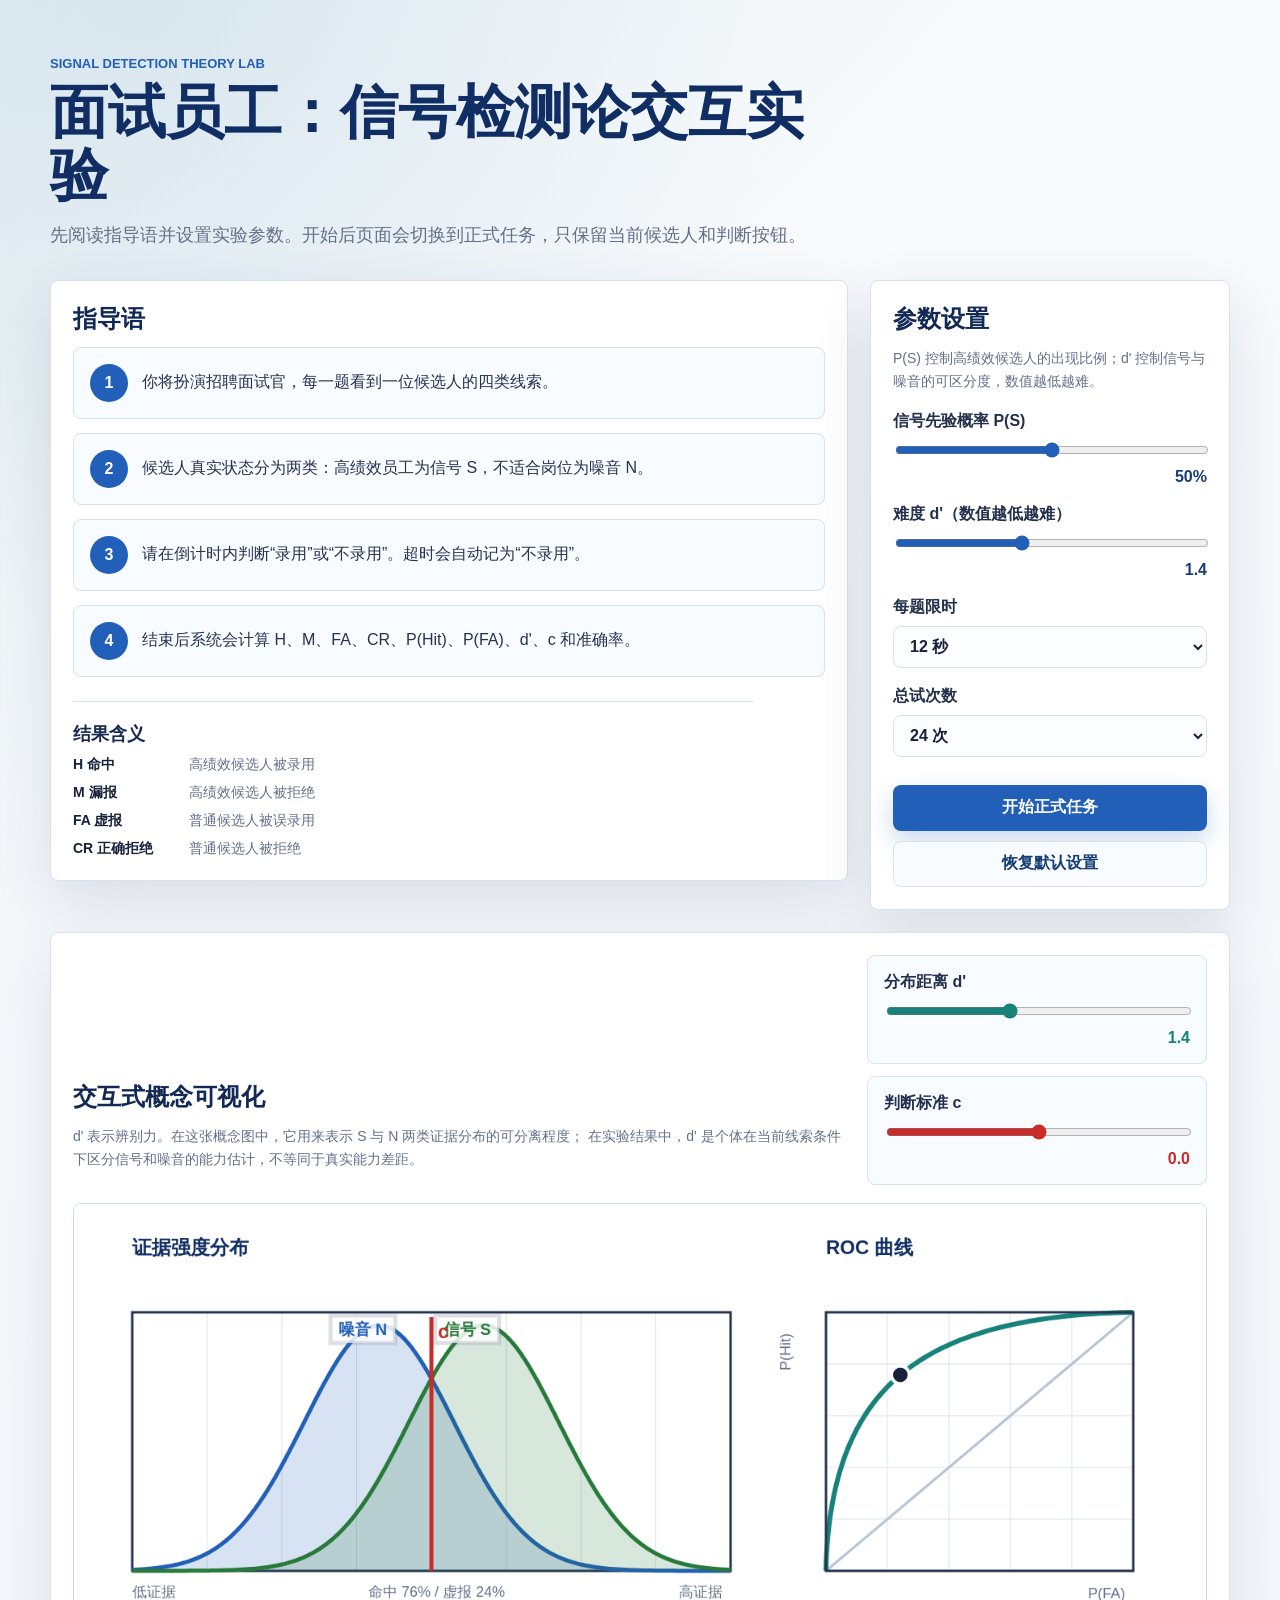
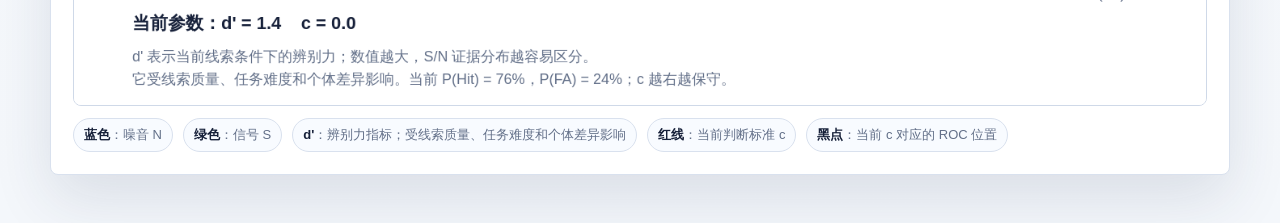
<file: index.html>
<!DOCTYPE html>
<html lang="zh-CN">
<head>
  <meta charset="UTF-8">
  <meta name="viewport" content="width=device-width, initial-scale=1.0">
  <title>面试员工：信号检测论实验</title>
  <link rel="stylesheet" href="styles.css">
</head>
<body>
  <main class="app-shell">
    <section id="setupPage" class="page setup-page">
      <section class="hero">
        <div>
          <p class="eyebrow">Signal Detection Theory Lab</p>
          <h1>面试员工：信号检测论交互实验</h1>
          <p class="lead">
            先阅读指导语并设置实验参数。开始后页面会切换到正式任务，只保留当前候选人和判断按钮。
          </p>
        </div>
      </section>

      <section class="setup-grid">
        <section class="panel instruction-panel">
          <h2>指导语</h2>
          <div class="instruction-list">
            <article>
              <span>1</span>
              <p>你将扮演招聘面试官，每一题看到一位候选人的四类线索。</p>
            </article>
            <article>
              <span>2</span>
              <p>候选人真实状态分为两类：高绩效员工为信号 S，不适合岗位为噪音 N。</p>
            </article>
            <article>
              <span>3</span>
              <p>请在倒计时内判断“录用”或“不录用”。超时会自动记为“不录用”。</p>
            </article>
            <article>
              <span>4</span>
              <p>结束后系统会计算 H、M、FA、CR、P(Hit)、P(FA)、d'、c 和准确率。</p>
            </article>
          </div>

          <div class="legend compact">
            <h3>结果含义</h3>
            <dl>
              <dt>H 命中</dt><dd>高绩效候选人被录用</dd>
              <dt>M 漏报</dt><dd>高绩效候选人被拒绝</dd>
              <dt>FA 虚报</dt><dd>普通候选人被误录用</dd>
              <dt>CR 正确拒绝</dt><dd>普通候选人被拒绝</dd>
            </dl>
          </div>
        </section>

        <section class="panel settings-panel">
          <h2>参数设置</h2>
          <p class="quiet">
            P(S) 控制高绩效候选人的出现比例；d' 控制信号与噪音的可区分度，数值越低越难。
          </p>

          <label class="control">
            <span>信号先验概率 P(S)</span>
            <input id="signalProbability" type="range" min="20" max="80" step="5" value="50">
            <output id="signalProbabilityValue">50%</output>
          </label>

          <label class="control">
            <span>难度 d'（数值越低越难）</span>
            <input id="difficulty" type="range" min="0.6" max="2.6" step="0.1" value="1.4">
            <output id="difficultyValue">1.4</output>
          </label>

          <label class="control">
            <span>每题限时</span>
            <select id="timeLimit">
              <option value="10">10 秒</option>
              <option value="12" selected>12 秒</option>
              <option value="15">15 秒</option>
              <option value="20">20 秒</option>
            </select>
          </label>

          <label class="control">
            <span>总试次数</span>
            <select id="trialCount">
              <option value="20">20 次</option>
              <option value="24" selected>24 次</option>
              <option value="32">32 次</option>
              <option value="40">40 次</option>
            </select>
          </label>

          <button id="startButton" class="primary-button" type="button">开始正式任务</button>
          <button id="resetButton" class="ghost-button" type="button">恢复默认设置</button>
        </section>

        <section class="panel visualization-panel">
          <div class="visualization-head">
            <div>
              <h2>交互式概念可视化</h2>
              <p class="quiet">
                d' 表示辨别力。在这张概念图中，它用来表示 S 与 N 两类证据分布的可分离程度；
                在实验结果中，d' 是个体在当前线索条件下区分信号和噪音的能力估计，不等同于真实能力差距。
              </p>
            </div>
            <div class="visualization-controls">
              <label class="concept-control distance-control">
                <span>分布距离 d'</span>
                <input id="conceptDistance" type="range" min="0.6" max="2.6" step="0.1" value="1.4">
                <output id="conceptDistanceValue">1.4</output>
              </label>
              <label class="concept-control criterion-control">
                <span>判断标准 c</span>
                <input id="criterionDemo" type="range" min="-1.8" max="1.8" step="0.1" value="0">
                <output id="criterionDemoValue">0.0</output>
              </label>
            </div>
          </div>
          <canvas id="conceptCanvas" width="1400" height="620" aria-label="信号检测论分布和 ROC 曲线可视化"></canvas>
          <div class="concept-notes">
            <span><b>蓝色</b>：噪音 N</span>
            <span><b>绿色</b>：信号 S</span>
            <span><b>d'</b>：辨别力指标；受线索质量、任务难度和个体差异影响</span>
            <span><b>红线</b>：当前判断标准 c</span>
            <span><b>黑点</b>：当前 c 对应的 ROC 位置</span>
          </div>
        </section>
      </section>
    </section>

    <section id="taskPage" class="page task-page hidden">
      <header class="task-topbar">
        <div>
          <p class="eyebrow">Interview Task</p>
          <h1>判断当前候选人</h1>
        </div>
        <button id="backToSetupButton" class="ghost-button compact-button" type="button">返回设置</button>
      </header>

      <div class="score-strip task-stats" aria-label="实验实时统计">
        <div><span id="liveTrial">0</span><small>当前试次</small></div>
        <div><span id="liveHit">0</span><small>命中 H</small></div>
        <div><span id="liveMiss">0</span><small>漏报 M</small></div>
        <div><span id="liveFa">0</span><small>虚报 FA</small></div>
        <div><span id="liveCr">0</span><small>正确拒绝 CR</small></div>
      </div>

      <section class="panel experiment-panel">
        <div class="stage-header">
          <div>
            <h2 id="stageTitle">等待开始</h2>
            <p id="stageSubtitle">设置参数后点击开始，系统会随机生成候选人。</p>
          </div>
          <div class="timer" aria-label="剩余时间">
            <span id="timerValue">--</span>
            <small>秒</small>
          </div>
        </div>

        <div class="task-workspace">
          <div class="scene-column">
            <canvas id="interviewCanvas" width="980" height="520" aria-label="面试场景画布"></canvas>
            <div id="feedback" class="feedback" aria-live="polite">
              面试开始后，请在倒计时内做出判断。
            </div>
          </div>

          <aside class="decision-column">
            <div class="candidate-info">
              <h3 id="candidateName">候选人档案</h3>
              <p id="candidateRole">尚未开始</p>
            </div>
            <div id="cueGrid" class="cue-grid" aria-live="polite"></div>

            <div class="decision-bar">
              <button id="rejectButton" class="decision reject" type="button" disabled>不录用</button>
              <button id="hireButton" class="decision hire" type="button" disabled>录用</button>
            </div>
          </aside>
        </div>
      </section>
    </section>

    <section id="resultsPanel" class="page panel results-panel hidden">
      <div class="results-heading">
        <div>
          <p class="eyebrow">Experiment Results</p>
          <h2>SDT 结果计算</h2>
        </div>
        <div class="result-actions">
          <button id="exportButton" class="ghost-button compact-button" type="button">导出 CSV</button>
          <button id="restartButton" class="ghost-button compact-button" type="button">调整参数</button>
          <button id="practiceAgainButton" class="primary-button compact-button" type="button">再次开始</button>
        </div>
      </div>

      <div class="metric-grid">
        <div><span id="resultHit">0</span><small>H 命中</small></div>
        <div><span id="resultMiss">0</span><small>M 漏报</small></div>
        <div><span id="resultFa">0</span><small>FA 虚报</small></div>
        <div><span id="resultCr">0</span><small>CR 正确拒绝</small></div>
        <div><span id="resultHitRate">0%</span><small>P(Hit)</small></div>
        <div><span id="resultFaRate">0%</span><small>P(FA)</small></div>
        <div><span id="resultDPrime">0.00</span><small>d'</small></div>
        <div><span id="resultCriterion">0.00</span><small>c</small></div>
        <div><span id="resultAccuracy">0%</span><small>准确率</small></div>
      </div>

      <div class="summary">
        <h3>解释</h3>
        <p id="resultSummary">完成实验后显示。</p>
      </div>

      <div class="formula">
        <h3>计算方式</h3>
        <p>
          P(Hit)=H/(H+M)，P(FA)=FA/(FA+CR)。为避免 0 或 1 导致 z 分数无穷大，
          本实验使用 0.5 校正：P(Hit)=(H+0.5)/(H+M+1)，P(FA)=(FA+0.5)/(FA+CR+1)。
          d'=z(P(Hit))-z(P(FA))，c=-0.5×[z(P(Hit))+z(P(FA))]。
        </p>
      </div>

      <div class="result-visualization">
        <div class="visualization-head">
          <div>
            <h3>概念对照图</h3>
            <p class="quiet">
              d' 是辨别力指标，不是候选人真实差距；它会受到线索质量、任务难度和个体判断差异影响。
            </p>
          </div>
          <div class="visualization-controls">
            <label class="concept-control distance-control">
              <span>分布距离 d'</span>
              <input id="resultConceptDistance" type="range" min="0.6" max="2.6" step="0.1" value="1.4">
              <output id="resultConceptDistanceValue">1.4</output>
            </label>
            <label class="concept-control criterion-control">
              <span>判断标准 c</span>
              <input id="resultCriterionDemo" type="range" min="-1.8" max="1.8" step="0.1" value="0">
              <output id="resultCriterionDemoValue">0.0</output>
            </label>
          </div>
        </div>
        <canvas id="resultConceptCanvas" width="1400" height="620" aria-label="任务结束后的信号检测论分布和 ROC 曲线可视化"></canvas>
        <div class="concept-notes">
          <span><b>蓝色</b>：噪音 N</span>
          <span><b>绿色</b>：信号 S</span>
          <span><b>d'</b>：辨别力指标；受线索质量、任务难度和个体差异影响</span>
          <span><b>红线</b>：当前判断标准 c</span>
          <span><b>黑点</b>：当前 c 对应的 ROC 位置</span>
        </div>
      </div>

      <div class="leaderboard">
        <div class="leaderboard-head">
          <h3>多局数据对比</h3>
          <button id="clearLeaderboardButton" class="ghost-button compact-button" type="button">清空记录</button>
        </div>
        <div class="table-wrap">
          <table>
            <thead>
              <tr>
                <th>排名</th>
                <th>时间</th>
                <th>准确率</th>
                <th>d'</th>
                <th>c</th>
                <th>H/M/FA/CR</th>
                <th>参数</th>
              </tr>
            </thead>
            <tbody id="leaderboardBody"></tbody>
          </table>
        </div>
      </div>
    </section>
  </main>

  <script src="app.js"></script>
</body>
</html>
</file>
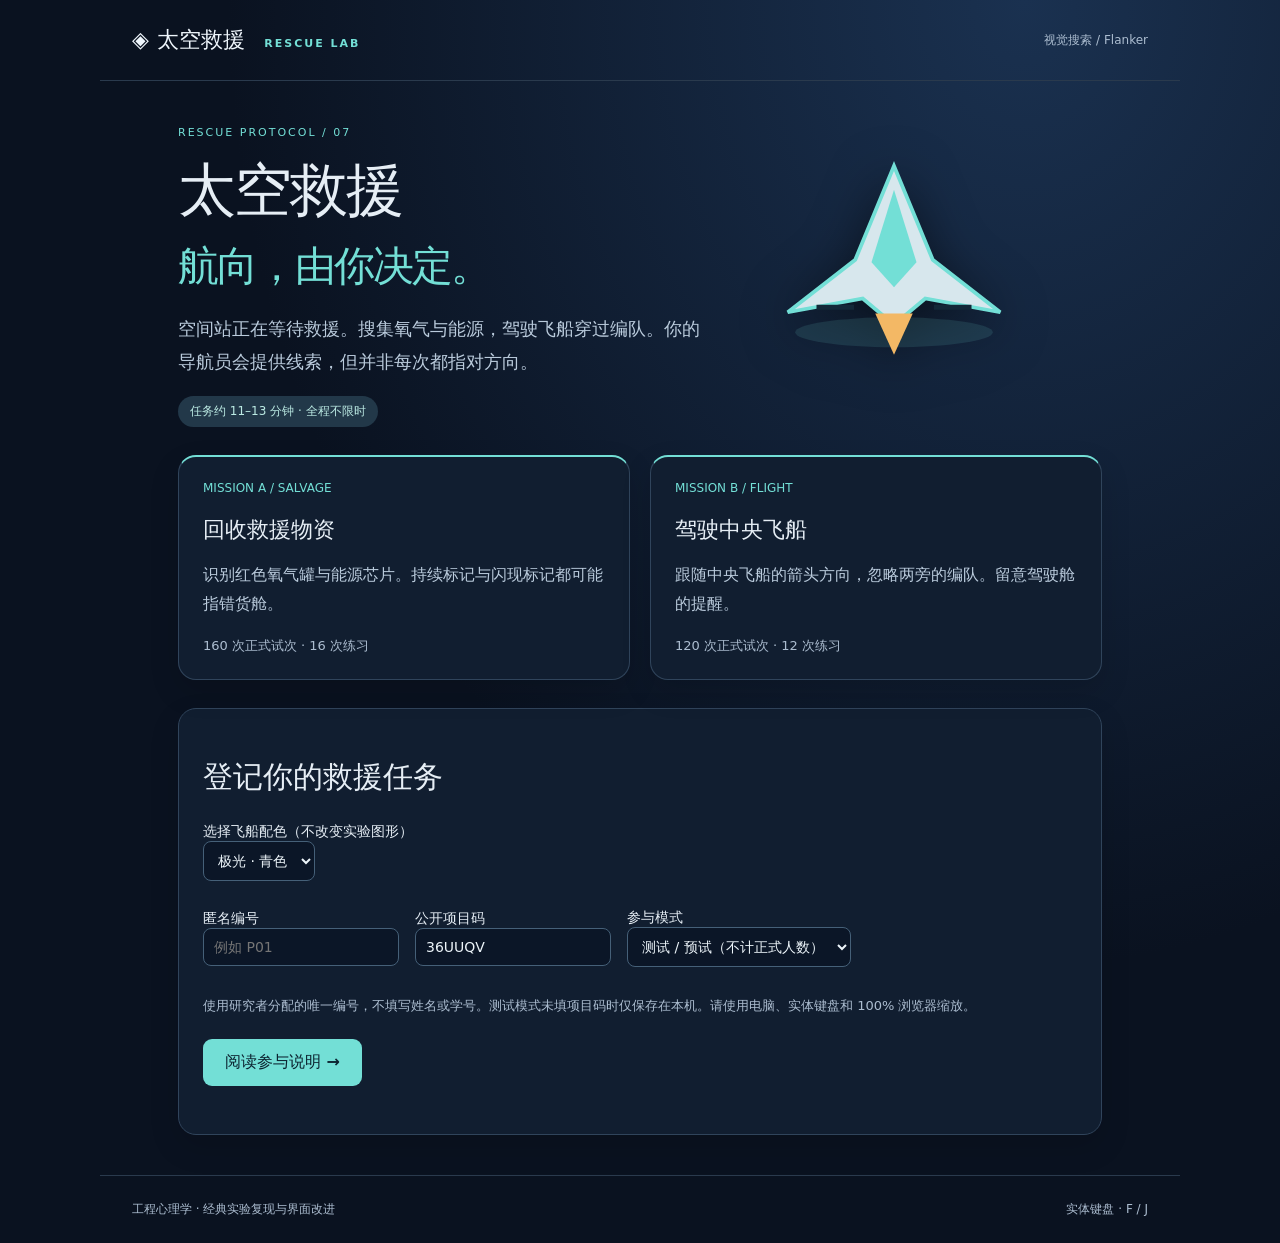
<file: docs/index.html>
<!doctype html><html lang="zh-CN"><head><meta charset="utf-8"><meta name="viewport" content="width=device-width,initial-scale=1"><title>太空救援 · 注意实验室</title><link rel="stylesheet" href="./style.css"><script src="./design.js" defer></script><script src="./app.js" defer></script></head><body><header><a href="./index.html">◈ 太空救援 <small>RESCUE LAB</small></a><span id="status">视觉搜索 / Flanker</span></header><main id="main"></main><footer>工程心理学 · 经典实验复现与界面改进 <span>实体键盘 · F / J</span></footer><noscript>请启用 JavaScript 后参与实验。</noscript></body></html>
</file>
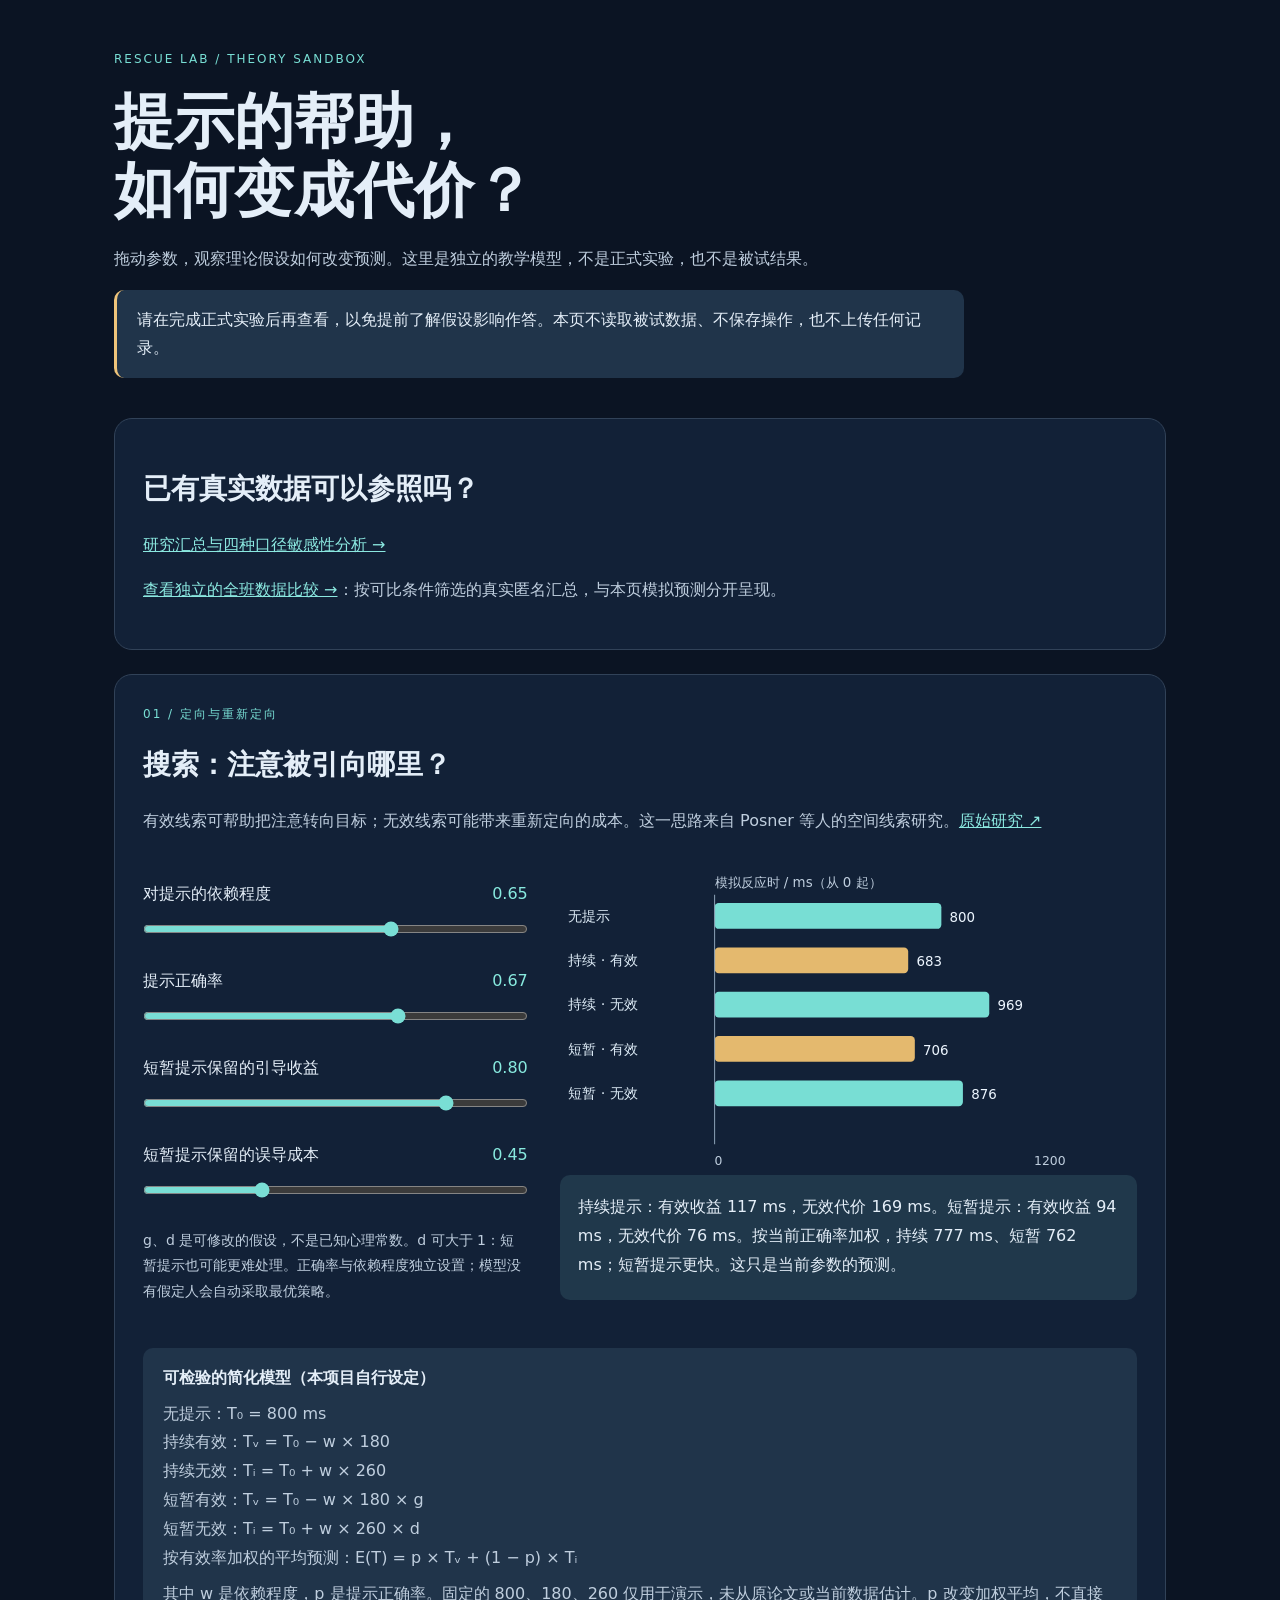
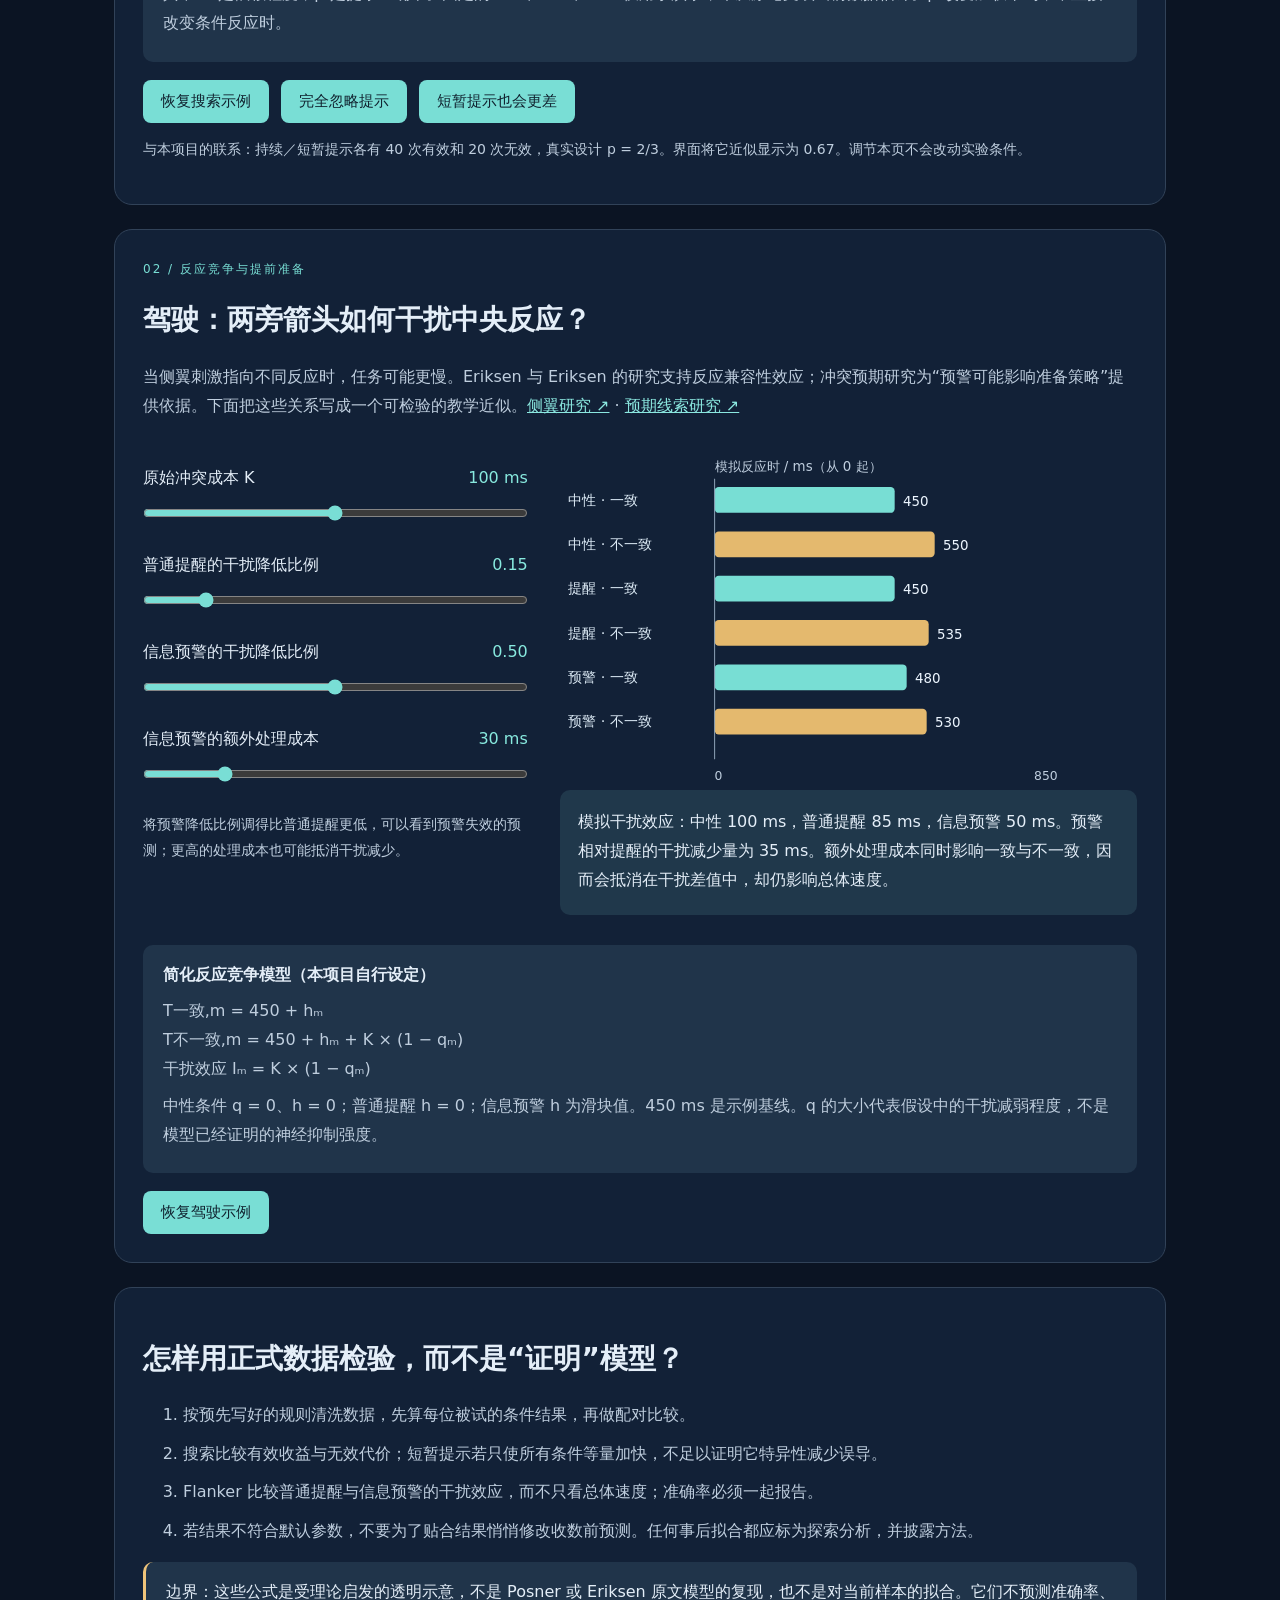
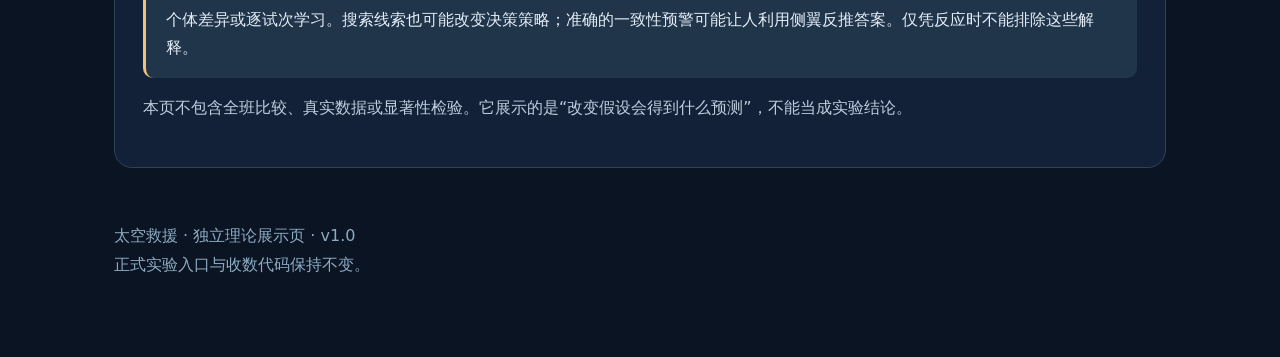
<file: docs/model/index.html>
<!doctype html><html lang="zh-CN"><head><meta charset="utf-8"><meta name="viewport" content="width=device-width,initial-scale=1"><title>注意模型实验台 · 太空救援</title><link rel="stylesheet" href="./model.css"><script src="./model.js" defer></script></head><body><main><header><span class="tag">RESCUE LAB / THEORY SANDBOX</span><h1>提示的帮助，<br>如何变成代价？</h1><p>拖动参数，观察理论假设如何改变预测。这里是独立的教学模型，不是正式实验，也不是被试结果。</p><aside>请在完成正式实验后再查看，以免提前了解假设影响作答。本页不读取被试数据、不保存操作，也不上传任何记录。</aside></header>
<section><h2>已有真实数据可以参照吗？</h2><p><a href="../results/index.html">研究汇总与四种口径敏感性分析 →</a></p><p><a href="comparison.html">查看独立的全班数据比较 →</a>：按可比条件筛选的真实匿名汇总，与本页模拟预测分开呈现。</p></section>
<section><span class="tag">01 / 定向与重新定向</span><h2>搜索：注意被引向哪里？</h2><p>有效线索可帮助把注意转向目标；无效线索可能带来重新定向的成本。这一思路来自 Posner 等人的空间线索研究。<a href="https://pubmed.ncbi.nlm.nih.gov/7381367/" target="_blank" rel="noopener">原始研究 ↗</a></p>
<div class="grid"><div class="controls"><label for="w">对提示的依赖程度 <output id="wv"></output></label><input id="w" type="range" min="0" max="1" step="0.05" value="0.65"><label for="p">提示正确率 <output id="pv"></output></label><input id="p" type="range" min="0" max="1" step="0.01" value="0.67"><label for="g">短暂提示保留的引导收益 <output id="gv"></output></label><input id="g" type="range" min="0" max="1" step="0.05" value="0.8"><label for="d">短暂提示保留的误导成本 <output id="dv"></output></label><input id="d" type="range" min="0" max="1.5" step="0.05" value="0.45"><p class="small">g、d 是可修改的假设，不是已知心理常数。d 可大于 1：短暂提示也可能更难处理。正确率与依赖程度独立设置；模型没有假定人会自动采取最优策略。</p></div><div><svg id="searchPlot" viewBox="0 0 560 300" role="img" aria-label="搜索各条件模拟反应时柱状图"></svg><div id="searchText" class="result" aria-live="polite"></div></div></div>
<div class="equation"><b>可检验的简化模型（本项目自行设定）</b><p>无提示：T₀ = 800 ms<br>持续有效：Tᵥ = T₀ − w × 180<br>持续无效：Tᵢ = T₀ + w × 260<br>短暂有效：Tᵥ = T₀ − w × 180 × g<br>短暂无效：Tᵢ = T₀ + w × 260 × d<br>按有效率加权的平均预测：E(T) = p × Tᵥ + (1 − p) × Tᵢ</p><p>其中 w 是依赖程度，p 是提示正确率。固定的 800、180、260 仅用于演示，未从原论文或当前数据估计。p 改变加权平均，不直接改变条件反应时。</p></div>
<div class="presets"><button data-search="default">恢复搜索示例</button><button data-search="ignore">完全忽略提示</button><button data-search="reverse">短暂提示也会更差</button></div>
<p class="small">与本项目的联系：持续／短暂提示各有 40 次有效和 20 次无效，真实设计 p = 2/3。界面将它近似显示为 0.67。调节本页不会改动实验条件。</p></section>
<section><span class="tag">02 / 反应竞争与提前准备</span><h2>驾驶：两旁箭头如何干扰中央反应？</h2><p>当侧翼刺激指向不同反应时，任务可能更慢。Eriksen 与 Eriksen 的研究支持反应兼容性效应；冲突预期研究为“预警可能影响准备策略”提供依据。下面把这些关系写成一个可检验的教学近似。<a href="https://doi.org/10.3758/BF03203267" target="_blank" rel="noopener">侧翼研究 ↗</a> · <a href="https://pubmed.ncbi.nlm.nih.gov/27941977/" target="_blank" rel="noopener">预期线索研究 ↗</a></p>
<div class="grid"><div class="controls"><label for="k">原始冲突成本 K <output id="kv"></output></label><input id="k" type="range" min="0" max="200" step="5" value="100"><label for="qg">普通提醒的干扰降低比例 <output id="qgv"></output></label><input id="qg" type="range" min="0" max="1" step="0.05" value="0.15"><label for="qp">信息预警的干扰降低比例 <output id="qpv"></output></label><input id="qp" type="range" min="0" max="1" step="0.05" value="0.5"><label for="h">信息预警的额外处理成本 <output id="hv"></output></label><input id="h" type="range" min="0" max="150" step="5" value="30"><p class="small">将预警降低比例调得比普通提醒更低，可以看到预警失效的预测；更高的处理成本也可能抵消干扰减少。</p></div><div><svg id="flankerPlot" viewBox="0 0 560 330" role="img" aria-label="Flanker各提示及一致性条件模拟反应时柱状图"></svg><div id="flankerText" class="result" aria-live="polite"></div></div></div>
<div class="equation"><b>简化反应竞争模型（本项目自行设定）</b><p>T一致,m = 450 + hₘ<br>T不一致,m = 450 + hₘ + K × (1 − qₘ)<br>干扰效应 Iₘ = K × (1 − qₘ)</p><p>中性条件 q = 0、h = 0；普通提醒 h = 0；信息预警 h 为滑块值。450 ms 是示例基线。q 的大小代表假设中的干扰减弱程度，不是模型已经证明的神经抑制强度。</p></div><button id="resetFlanker">恢复驾驶示例</button>
</section>
<section><h2>怎样用正式数据检验，而不是“证明”模型？</h2><ol><li>按预先写好的规则清洗数据，先算每位被试的条件结果，再做配对比较。</li><li>搜索比较有效收益与无效代价；短暂提示若只使所有条件等量加快，不足以证明它特异性减少误导。</li><li>Flanker 比较普通提醒与信息预警的干扰效应，而不只看总体速度；准确率必须一起报告。</li><li>若结果不符合默认参数，不要为了贴合结果悄悄修改收数前预测。任何事后拟合都应标为探索分析，并披露方法。</li></ol><aside>边界：这些公式是受理论启发的透明示意，不是 Posner 或 Eriksen 原文模型的复现，也不是对当前样本的拟合。它们不预测准确率、个体差异或逐试次学习。搜索线索也可能改变决策策略；准确的一致性预警可能让人利用侧翼反推答案。仅凭反应时不能排除这些解释。</aside><p>本页不包含全班比较、真实数据或显著性检验。它展示的是“改变假设会得到什么预测”，不能当成实验结论。</p></section><footer>太空救援 · 独立理论展示页 · v1.0<br>正式实验入口与收数代码保持不变。</footer></main></body></html>
</file>
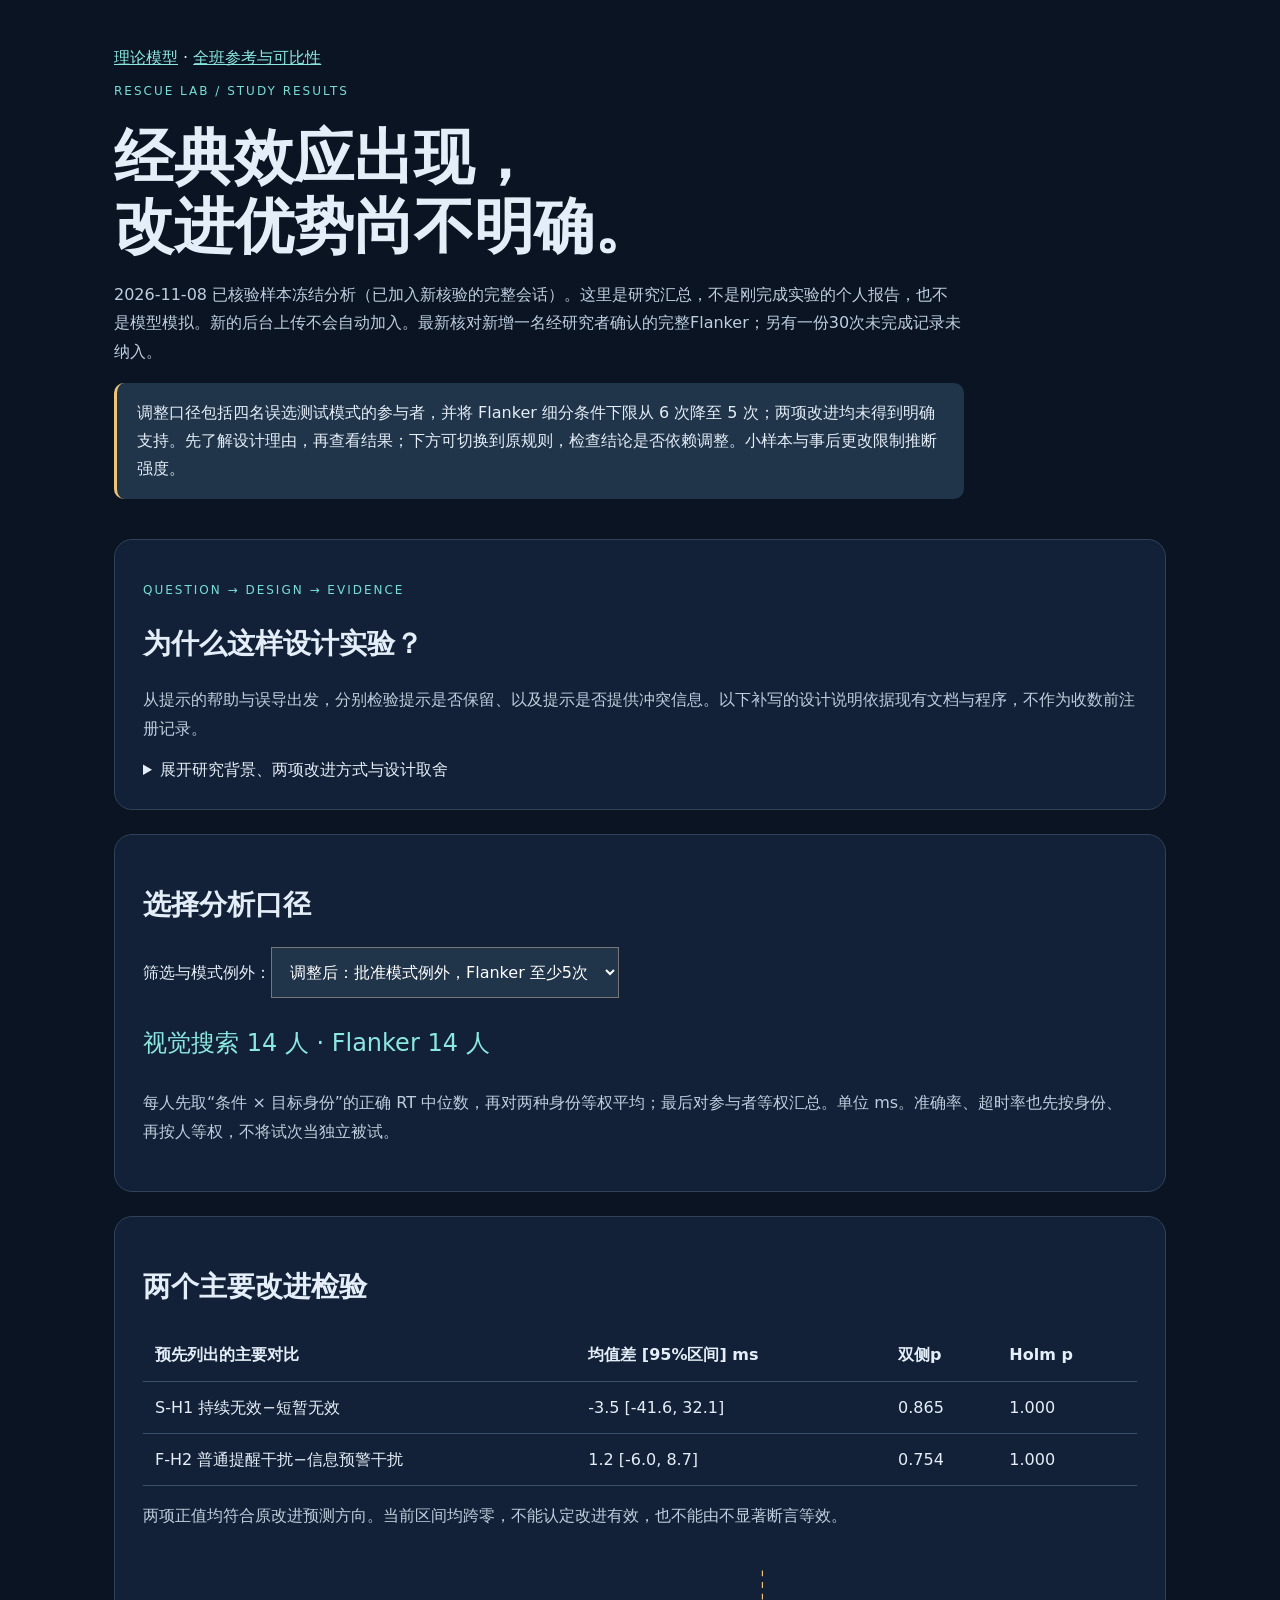
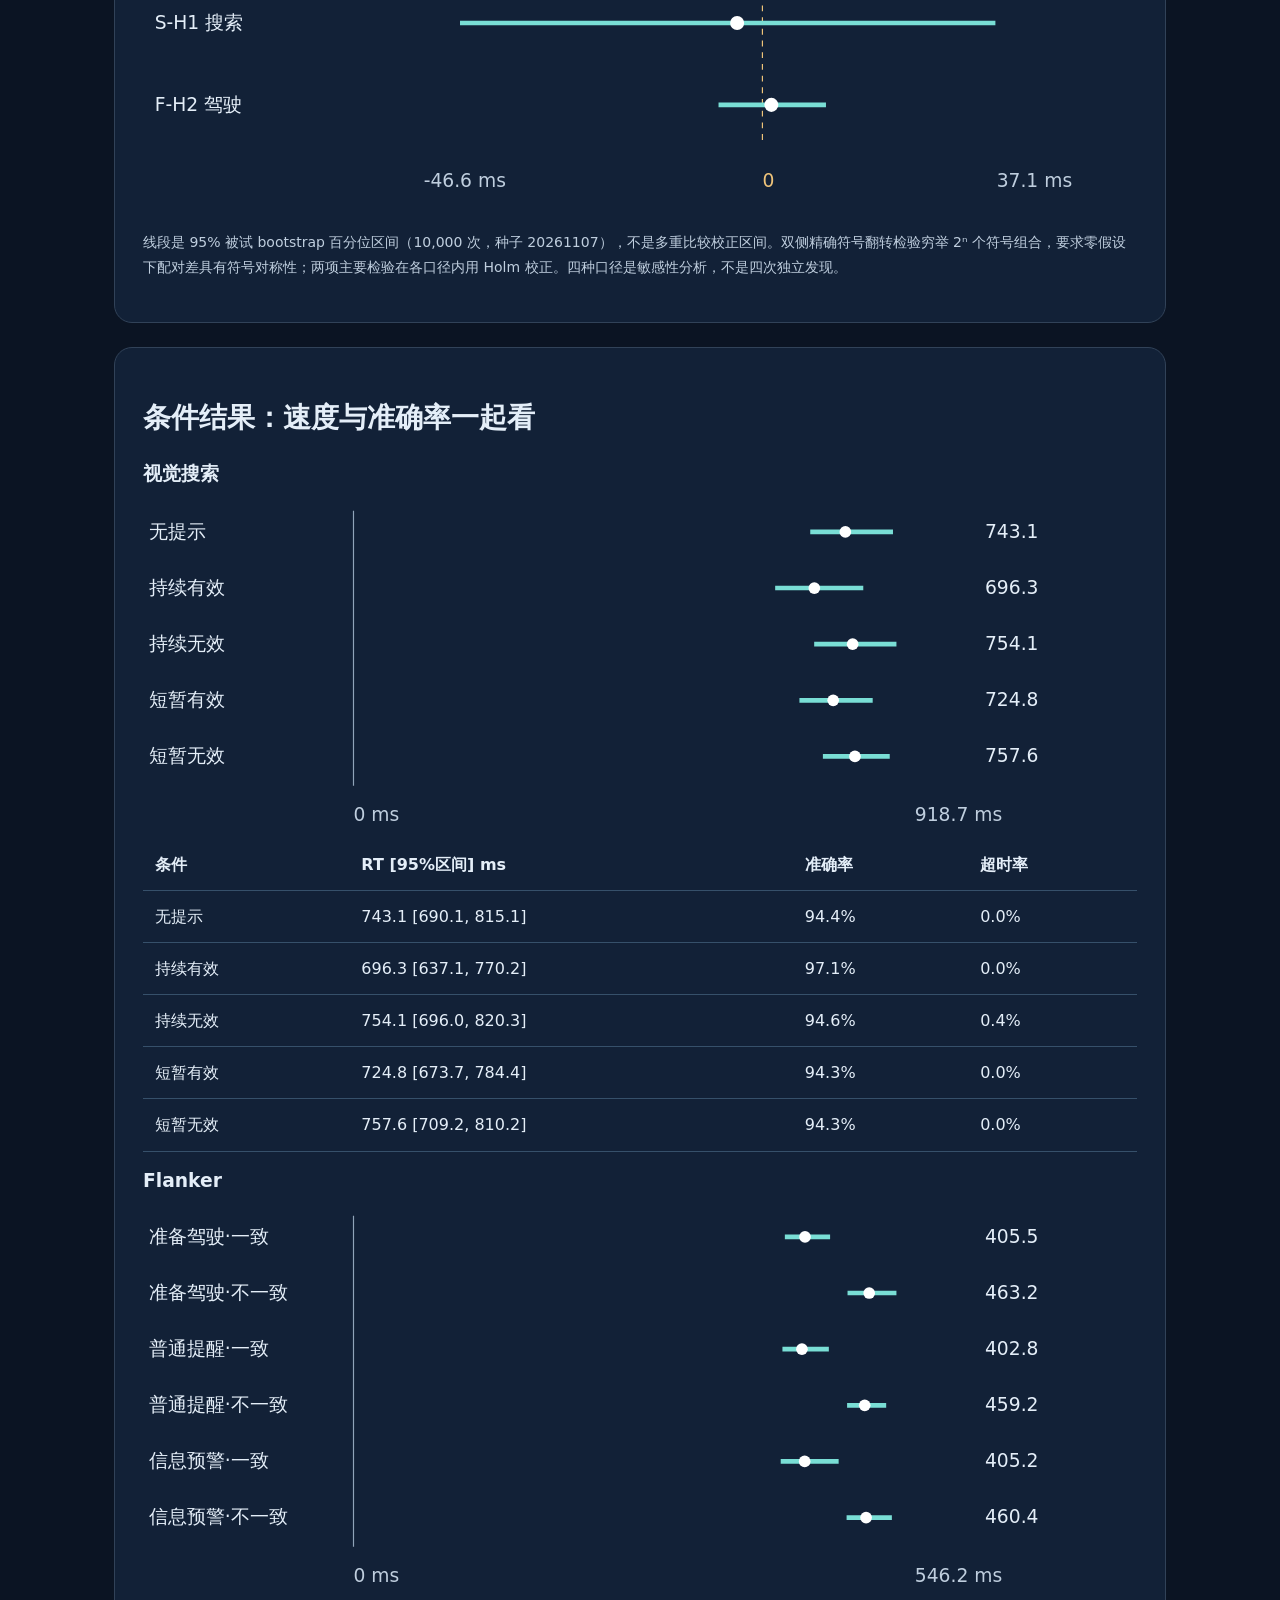
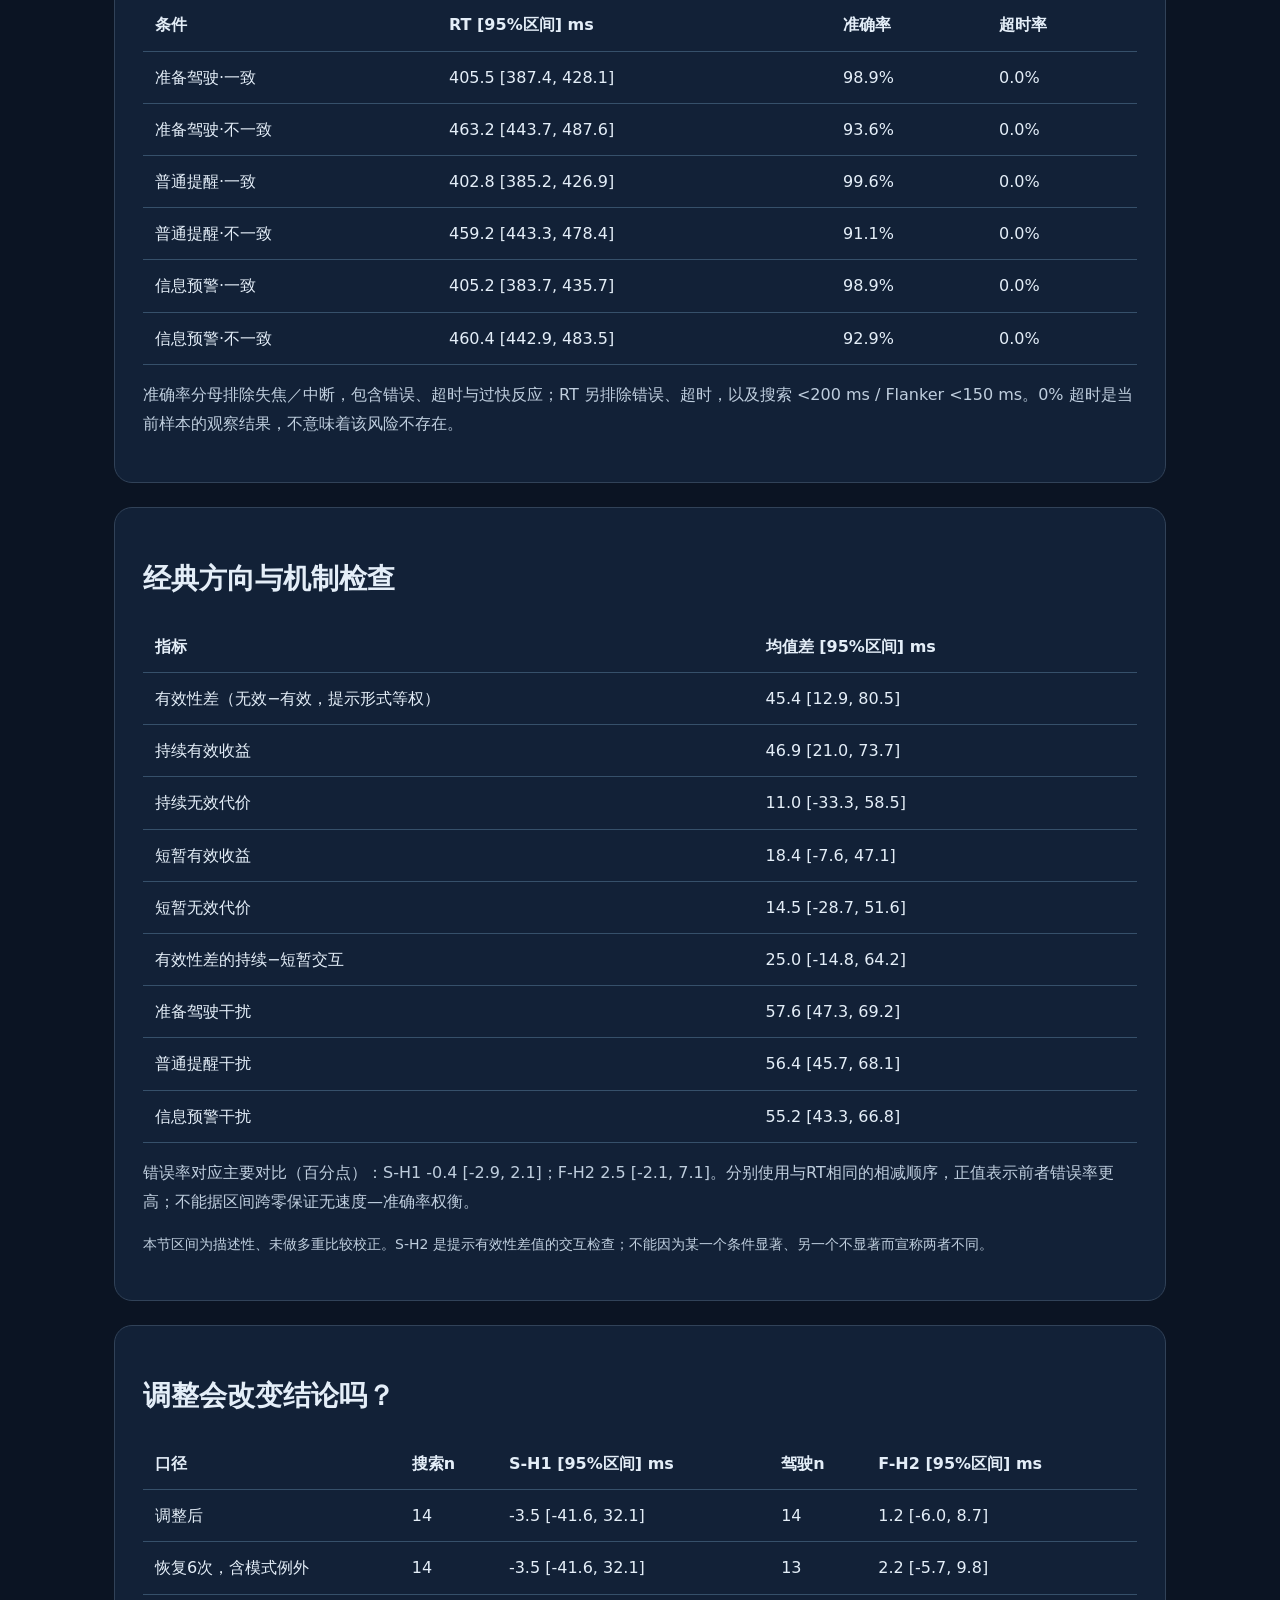
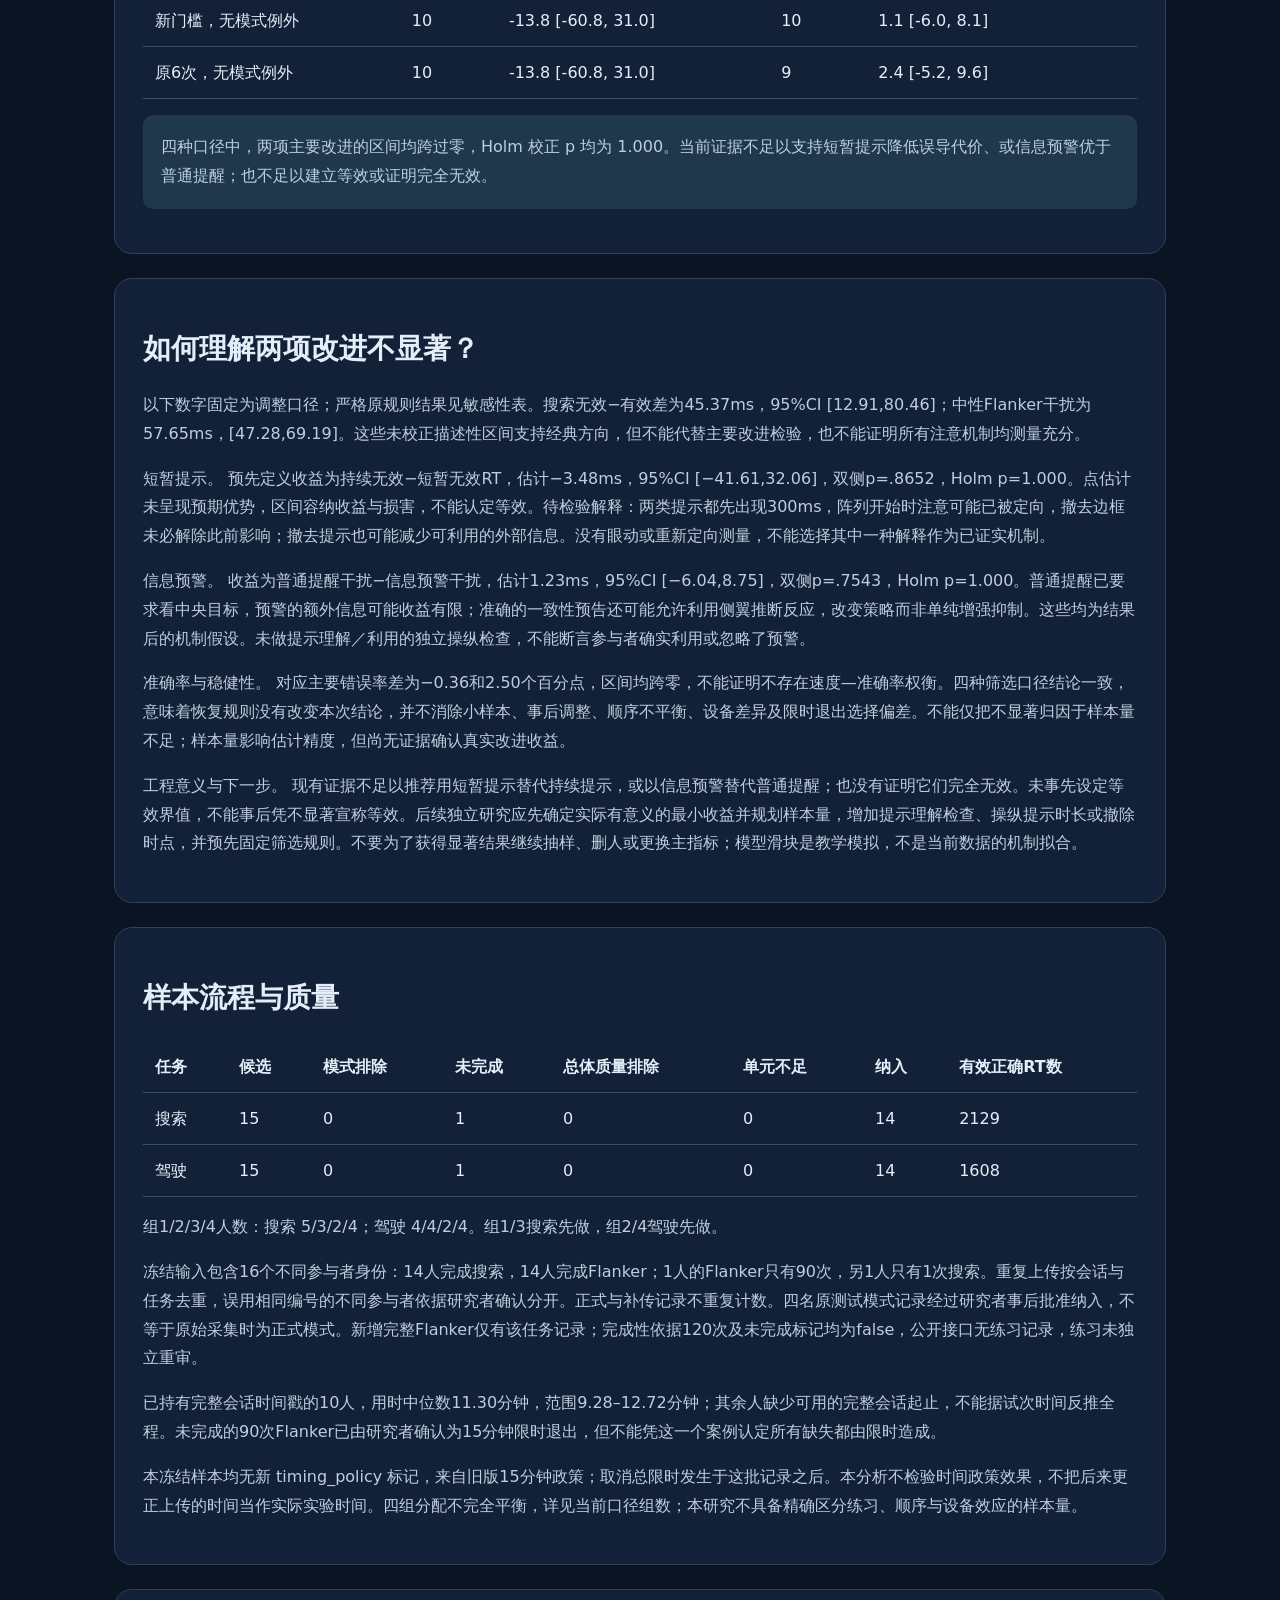
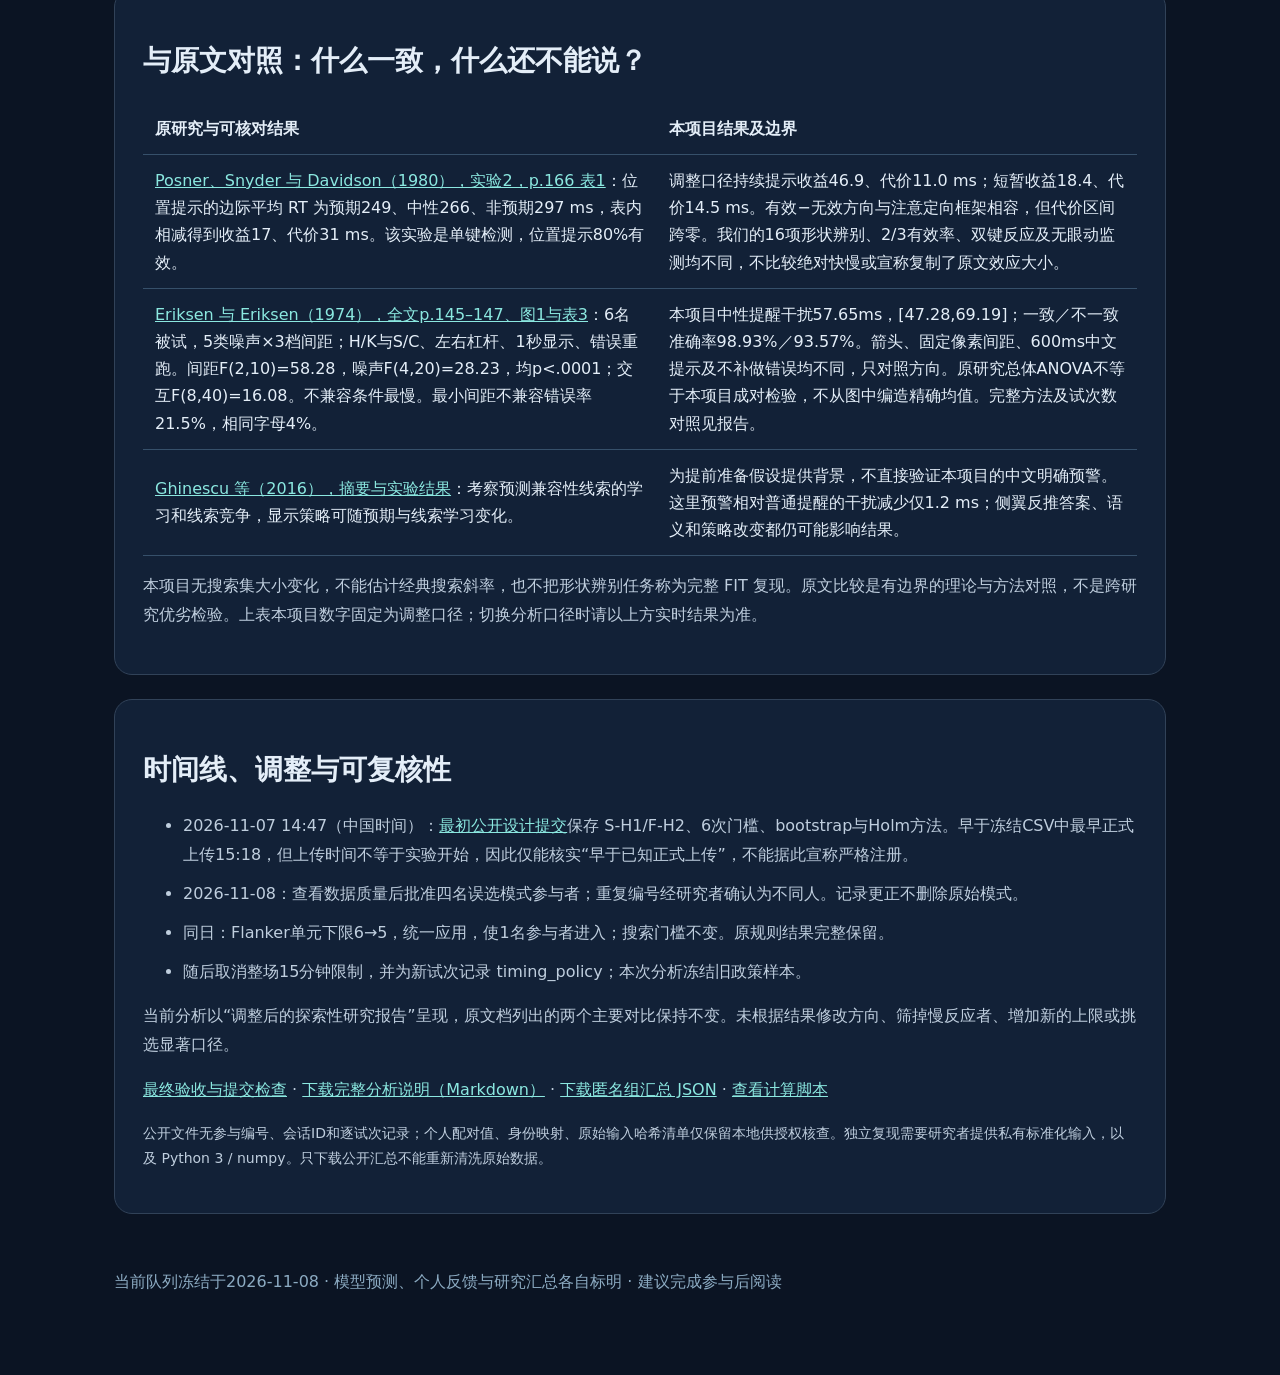
<file: docs/results/index.html>
<!doctype html><html lang="zh-CN"><head><meta charset="utf-8"><meta name="viewport" content="width=device-width,initial-scale=1"><title>研究结果与敏感性分析 · 太空救援</title><link rel="stylesheet" href="../model/model.css"><script src="data.js" defer></script><script src="results.js" defer></script><style>table{width:100%;border-collapse:collapse;min-width:650px}td,th{padding:12px;text-align:left;border-bottom:1px solid #36506a;line-height:1.7}.scroll{overflow-x:auto}select{font:inherit;background:#20344a;color:#fff;padding:14px;max-width:100%}.result{min-height:0}.key{font-size:24px;color:#8be8e0}.plot{width:100%;min-width:580px}.note{color:#efc47a}a{overflow-wrap:anywhere}</style></head><body><main><header><a href="../model/">理论模型</a> · <a href="../model/comparison.html">全班参考与可比性</a><p class="tag">RESCUE LAB / STUDY RESULTS</p><h1>经典效应出现，<br>改进优势尚不明确。</h1><p>2026-11-08 已核验样本冻结分析（已加入新核验的完整会话）。这里是研究汇总，不是刚完成实验的个人报告，也不是模型模拟。新的后台上传不会自动加入。最新核对新增一名经研究者确认的完整Flanker；另有一份30次未完成记录未纳入。</p><aside>调整口径包括四名误选测试模式的参与者，并将 Flanker 细分条件下限从 6 次降至 5 次；两项改进均未得到明确支持。先了解设计理由，再查看结果；下方可切换到原规则，检查结论是否依赖调整。小样本与事后更改限制推断强度。</aside></header>
<section id="study-rationale"><p class="tag">QUESTION → DESIGN → EVIDENCE</p><h2>为什么这样设计实验？</h2><p>从提示的帮助与误导出发，分别检验提示是否保留、以及提示是否提供冲突信息。以下补写的设计说明依据现有文档与程序，不作为收数前注册记录。</p><details><summary>展开研究背景、两项改进方式与设计取舍</summary><h2>研究背景：提示为什么可能既有帮助，也有代价？</h2><p>在导航、监控和信息检索界面中，设计者常用位置标记和文字提醒帮助使用者发现目标。本项目关注的工程问题是：界面给出提示之后，使用者是否更容易完成任务；如果提示指错位置，或者只是重复已有要求，是否仍有帮助？因此，评价提示不能只比较“有没有提示”，还需要考察提示的可靠性、保留方式与信息内容，并同时观察速度和准确率。本文以反应时（reaction time，RT）衡量作答速度；“收益”指相对基线更快，“代价”指相对基线更慢，“干扰”指不一致与一致条件的RT差。</p><p>空间注意定向研究为第一个问题提供了依据。Posner、Snyder与Davidson（1980）通过有效、中性及无效线索区分注意定向的收益与代价。由此，本项目把“错误提示是否妨碍寻找目标”作为与“正确提示是否帮助搜索”同等重要的问题，而不是只呈现正确提示来证明界面有效。这里借用的是收益—代价的分析框架，具体任务改成了需要在16个图形中寻找红色目标并判断形状的视觉搜索；它不是原单键检测任务的逐项复制。<a href="https://psych.hanover.edu/classes/Cognition/Papers/posner%201980.pdf">Posner等原文</a></p><p>Flanker研究则提供了另一个角度：目标位置已知时，无关刺激仍可能引起反应冲突。Eriksen与Eriksen（1974）发现，不兼容侧翼比兼容侧翼造成更大的反应时损害。这意味着界面上“看哪里”的提醒与“接下来会遇到什么”的信息可能发挥不同作用。预期线索研究为提前准备策略提供了理论背景，但并不保证任意文字预警都有效。<a href="https://doi.org/10.3758/BF03203267">Eriksen与Eriksen原文</a>；<a href="https://doi.org/10.1371/journal.pone.0167119">Ghinescu等（2016）</a></p><p>基于上述思路，本项目选择空间提示引导的视觉搜索与箭头Flanker两项任务，分别考察空间选择和反应冲突。共同主题是“提示的帮助与代价”，但两项任务检验不同问题，不能把其中一个任务的结果当作另一个任务的机制证据。本研究的贡献定位是对经典范式进行有理论依据、可直接检验的课程设计改编，不主张提出新的注意理论或已经验证实际驾驶应用效果。</p><h2>研究问题与改进方式</h2><h3>实验一：撤去错误标记，能否降低误导代价？</h3><p>第一项改进不是提高提示准确率，而是改变提示在目标出现后是否继续保留。持续提示可能在指错位置时继续吸引注意；短暂提示则先提供区域信息，再在搜索阵列出现时撤去。由此提出的设计设想是：保留初始引导的机会，同时减少错误标记在搜索过程中的持续影响。这是待检验的预测，而不是原文已经证明的结论；撤去提示也可能增加记忆负担，或者无法消除已经发生的注意定向。</p><p>两种提示在阵列出现前均显示300 ms，有效率均为2/3，提示位置不预测圆形／三角形或正确按键。持续条件在阵列出现后保留边框，短暂条件恢复细灰框；目标、干扰物、项目数和作答方式不变。这样可以避免将“提示更可靠”“目标更容易”与“提示是否保留”的作用混为一谈。两种形式在区块内混合出现，固定配额后随机排列。</p><p>任务包含无提示、持续有效、持续无效、短暂有效、短暂无效五种条件，分别安排40、40、20、40、20次，共160次；每条件的两种目标形状平衡。无提示条件提供共同基线，用于分别计算有效提示收益和无效提示代价。无效条件不能省略，否则无法回答本研究关于误导代价的问题。</p><p>预先定义的主要检验S-H1为“持续无效RT−短暂无效RT”，正值支持短暂提示降低代价。进一步用S-H2检查两种形式的“无效−有效”差是否不同，以区分针对误导的改善与所有条件一起加快。有效提示是否仍有收益作为次要问题；即使短暂和持续条件差异不显著，也不能据此宣称短暂提示完全保留了持续提示的收益。</p><h3>实验二：有用的预警，是否优于一般提醒？</h3><p>第二项改进聚焦提示的信息内容。普通提醒“看中央船”重复当前任务要求，信息预警“编队同向／编队反向”则准确告知下一阵列的一致性。设计设想是，知道是否会出现冲突可能帮助参与者提前准备，从而减小不一致侧翼的干扰。原有中性提示“准备驾驶”作为背景条件，既能检查经典干扰，也能区分一般提醒与具体信息预警。</p><p>三类提示均为四个汉字，在相同位置、字号和颜色下显示600 ms；其后呈现5个箭头，参与者用F／J判断中央箭头方向。提示单独不预测正确按键，左右方向与一致性分别平衡。如此控制提示时长与基本视觉格式，避免把额外准备时间误当作信息内容的作用。不过，文字语义仍不同，而且已知一致性后可能利用侧翼推断中央方向，因此不能把任何改善独占地解释为注意抑制增强。</p><p>该任务采用3类提示×2种一致性的被试内设计，每组合20次，左右目标各10次，共120次。主要检验F-H2为“普通提醒下的干扰−信息预警下的干扰”，其中干扰定义为不一致RT减一致RT。直接比较差值，而不只比较两类提示的总体RT，是因为一致与不一致条件同时等量加快只能说明整体准备收益，不能证明冲突减小。</p><h2>设计取舍与实施过程</h2><h3>为什么使用被试内设计并同时报告准确率？</h3><p>每位参与者完成其所在任务的全部条件，使主要比较发生在同一个人内部，以减少不同人的基础反应速度对比较的影响。条件配额固定后随机排序，搜索形状与Flanker方向在条件内平衡，统计时先按目标身份等权汇总，再按参与者等权汇总。四组编号规则交替任务顺序，并平衡搜索按键映射；实际保留人数并不完全平衡，因此报告组数，而不将顺序影响视为已排除。</p><p>反应时只统计符合规则的正确反应，同时报告准确率和超时率。若某种提示让人更快却更容易出错，就不能简单称为更好的界面。原设计每细分条件至少安排10次；错误、失焦等排除后的有效正确RT下限属于分析规则，与设计配额分别披露。所有事后例外及恢复原规则的敏感性分析见后文。</p><h3>为什么加入太空救援主题，却限制游戏元素？</h3><p>开发过程中，研究者提出简化任务，并在真人预试后反馈体验单调，项目据此简化搜索操作、加强指导语，并用“物资搜救”和“编队驾驶”组织两项任务。主题用于帮助理解操作和提供进度感；飞船配色只改变刺激区外观，正式试次不加入速度奖励、随机奖励、扣命或动态背景，以减少游戏激励改变速度—准确率策略的风险。游戏化没有独立对照实验，因此不能声称它已提高兴趣、完成率或测量质量。</p><p>练习、正式开始和休息后均使用居中提示，按空格后倒计时3秒，再进入注视点与试次。研究者随后因退出和阅读需求取消整场15分钟自动停止，保留单题作答时限；本报告的冻结样本仍来自旧政策，不能将新界面政策解释为这批数据的原因。个人报告及模型在参与结束后呈现，避免提前透露具体预测；模型是教学近似，不是对原论文模型的精确复现或对个人数据的拟合。</p><h3>设计理由、原预测与结果后的反思如何区分？</h3><p>本节根据现有设计文档、程序与开发记录整理设计逻辑，其中的S-H1和F-H2可追溯到早期公开提交；本节文字是在结果已知后补写，不能视为收数前注册文件。预试后的界面修订、模式例外、筛选门槛调整和取消总限时分别保留记录。结果后的可能机制集中放在讨论中，不回写为已经预先验证的设计理由。</p><p>因此，本研究呈现的是一条可以核查的过程：从工程问题形成具体假设，为每个假设设置可区分解释的条件，控制可以控制的因素，再用实际效应及敏感性分析评价改进。即使未观察到明确优势，也应保留原预测，并说明哪些设计假设仍需独立实验检验。</p></details></section>
<section><h2>选择分析口径</h2><label for="scenario">筛选与模式例外：</label><select id="scenario"><option value="adjusted">调整后：批准模式例外，Flanker 至少5次</option><option value="original_cells">恢复6次门槛，保留模式例外</option><option value="no_mode_exceptions">排除模式例外，Flanker 至少5次</option><option value="strict">原规则：排除模式例外，两项至少6次</option></select><p id="sample" class="key" aria-live="polite"></p><p>每人先取“条件 × 目标身份”的正确 RT 中位数，再对两种身份等权平均；最后对参与者等权汇总。单位 ms。准确率、超时率也先按身份、再按人等权，不将试次当独立被试。</p></section>
<section><h2>两个主要改进检验</h2><div id="primary"></div><div class="scroll"><svg id="effectPlot" class="plot" viewBox="0 0 850 230" role="img" aria-label="两项改进效应及百分位bootstrap区间，零线表示无差异"></svg></div><p class="small">线段是 95% 被试 bootstrap 百分位区间（10,000 次，种子 20261107），不是多重比较校正区间。双侧精确符号翻转检验穷举 2ⁿ 个符号组合，要求零假设下配对差具有符号对称性；两项主要检验在各口径内用 Holm 校正。四种口径是敏感性分析，不是四次独立发现。</p></section>
<section><h2>条件结果：速度与准确率一起看</h2><div id="conditions"></div><p>准确率分母排除失焦／中断，包含错误、超时与过快反应；RT 另排除错误、超时，以及搜索 &lt;200 ms / Flanker &lt;150 ms。0% 超时是当前样本的观察结果，不意味着该风险不存在。</p></section>
<section><h2>经典方向与机制检查</h2><div id="secondary"></div><p class="small">本节区间为描述性、未做多重比较校正。S-H2 是提示有效性差值的交互检查；不能因为某一个条件显著、另一个不显著而宣称两者不同。</p></section>
<section><h2>调整会改变结论吗？</h2><div id="sensitivity" class="scroll"></div><p class="result">四种口径中，两项主要改进的区间均跨过零，Holm 校正 p 均为 1.000。当前证据不足以支持短暂提示降低误导代价、或信息预警优于普通提醒；也不足以建立等效或证明完全无效。</p></section>
<section><h2>如何理解两项改进不显著？</h2><p>以下数字固定为调整口径；严格原规则结果见敏感性表。搜索无效−有效差为45.37ms，95%CI [12.91,80.46]；中性Flanker干扰为57.65ms，[47.28,69.19]。这些未校正描述性区间支持经典方向，但不能代替主要改进检验，也不能证明所有注意机制均测量充分。</p><p>短暂提示。 预先定义收益为持续无效−短暂无效RT，估计−3.48ms，95%CI [−41.61,32.06]，双侧p=.8652，Holm p=1.000。点估计未呈现预期优势，区间容纳收益与损害，不能认定等效。待检验解释：两类提示都先出现300ms，阵列开始时注意可能已被定向，撤去边框未必解除此前影响；撤去提示也可能减少可利用的外部信息。没有眼动或重新定向测量，不能选择其中一种解释作为已证实机制。</p><p>信息预警。 收益为普通提醒干扰−信息预警干扰，估计1.23ms，95%CI [−6.04,8.75]，双侧p=.7543，Holm p=1.000。普通提醒已要求看中央目标，预警的额外信息可能收益有限；准确的一致性预告还可能允许利用侧翼推断反应，改变策略而非单纯增强抑制。这些均为结果后的机制假设。未做提示理解／利用的独立操纵检查，不能断言参与者确实利用或忽略了预警。</p><p>准确率与稳健性。 对应主要错误率差为−0.36和2.50个百分点，区间均跨零，不能证明不存在速度—准确率权衡。四种筛选口径结论一致，意味着恢复规则没有改变本次结论，并不消除小样本、事后调整、顺序不平衡、设备差异及限时退出选择偏差。不能仅把不显著归因于样本量不足；样本量影响估计精度，但尚无证据确认真实改进收益。</p><p>工程意义与下一步。 现有证据不足以推荐用短暂提示替代持续提示，或以信息预警替代普通提醒；也没有证明它们完全无效。未事先设定等效界值，不能事后凭不显著宣称等效。后续独立研究应先确定实际有意义的最小收益并规划样本量，增加提示理解检查、操纵提示时长或撤除时点，并预先固定筛选规则。不要为了获得显著结果继续抽样、删人或更换主指标；模型滑块是教学模拟，不是当前数据的机制拟合。
</p></section><section><h2>样本流程与质量</h2><div id="flow"></div><p>冻结输入包含16个不同参与者身份：14人完成搜索，14人完成Flanker；1人的Flanker只有90次，另1人只有1次搜索。重复上传按会话与任务去重，误用相同编号的不同参与者依据研究者确认分开。正式与补传记录不重复计数。四名原测试模式记录经过研究者事后批准纳入，不等于原始采集时为正式模式。新增完整Flanker仅有该任务记录；完成性依据120次及未完成标记均为false，公开接口无练习记录，练习未独立重审。</p><p>已持有完整会话时间戳的10人，用时中位数11.30分钟，范围9.28–12.72分钟；其余人缺少可用的完整会话起止，不能据试次时间反推全程。未完成的90次Flanker已由研究者确认为15分钟限时退出，但不能凭这一个案例认定所有缺失都由限时造成。</p><p>本冻结样本均无新 timing_policy 标记，来自旧版15分钟政策；取消总限时发生于这批记录之后。本分析不检验时间政策效果，不把后来更正上传的时间当作实际实验时间。四组分配不完全平衡，详见当前口径组数；本研究不具备精确区分练习、顺序与设备效应的样本量。</p></section>
<section><h2>与原文对照：什么一致，什么还不能说？</h2><div class="scroll"><table><thead><tr><th>原研究与可核对结果</th><th>本项目结果及边界</th></tr></thead><tbody><tr><td><a href="https://psych.hanover.edu/classes/Cognition/Papers/posner%201980.pdf">Posner、Snyder 与 Davidson（1980），实验2，p.166 表1</a>：位置提示的边际平均 RT 为预期249、中性266、非预期297 ms，表内相减得到收益17、代价31 ms。该实验是单键检测，位置提示80%有效。</td><td>调整口径持续提示收益46.9、代价11.0 ms；短暂收益18.4、代价14.5 ms。有效−无效方向与注意定向框架相容，但代价区间跨零。我们的16项形状辨别、2/3有效率、双键反应及无眼动监测均不同，不比较绝对快慢或宣称复制了原文效应大小。</td></tr><tr><td><a href="https://github.com/chrplr/PCBS/blob/master/pdfs/papers-for-projects/Eriksen%20and%20Eriksen%20-%201974%20-%20Effects%20of%20noise%20letters%20upon%20the%20identification%20o.pdf">Eriksen 与 Eriksen（1974），全文p.145–147、图1与表3</a>：6名被试，5类噪声×3档间距；H/K与S/C、左右杠杆、1秒显示、错误重跑。间距F(2,10)=58.28，噪声F(4,20)=28.23，均p&lt;.0001；交互F(8,40)=16.08。不兼容条件最慢。最小间距不兼容错误率21.5%，相同字母4%。</td><td>本项目中性提醒干扰57.65ms，[47.28,69.19]；一致／不一致准确率98.93%／93.57%。箭头、固定像素间距、600ms中文提示及不补做错误均不同，只对照方向。原研究总体ANOVA不等于本项目成对检验，不从图中编造精确均值。完整方法及试次数对照见报告。</td></tr><tr><td><a href="https://journals.plos.org/plosone/article?id=10.1371/journal.pone.0167119">Ghinescu 等（2016），摘要与实验结果</a>：考察预测兼容性线索的学习和线索竞争，显示策略可随预期与线索学习变化。</td><td>为提前准备假设提供背景，不直接验证本项目的中文明确预警。这里预警相对普通提醒的干扰减少仅1.2 ms；侧翼反推答案、语义和策略改变都仍可能影响结果。</td></tr></tbody></table></div><p>本项目无搜索集大小变化，不能估计经典搜索斜率，也不把形状辨别任务称为完整 FIT 复现。原文比较是有边界的理论与方法对照，不是跨研究优劣检验。上表本项目数字固定为调整口径；切换分析口径时请以上方实时结果为准。</p></section>
<section><h2>时间线、调整与可复核性</h2><ul><li>2026-11-07 14:47（中国时间）：<a href="https://github.com/BNU-EngPsy-Fall26/HuangZijia-202311200038/commit/741187a5092d18f98e30910c1d4be721cc4d77fb">最初公开设计提交</a>保存 S-H1/F-H2、6次门槛、bootstrap与Holm方法。早于冻结CSV中最早正式上传15:18，但上传时间不等于实验开始，因此仅能核实“早于已知正式上传”，不能据此宣称严格注册。</li><li>2026-11-08：查看数据质量后批准四名误选模式参与者；重复编号经研究者确认为不同人。记录更正不删除原始模式。</li><li>同日：Flanker单元下限6→5，统一应用，使1名参与者进入；搜索门槛不变。原规则结果完整保留。</li><li>随后取消整场15分钟限制，并为新试次记录 timing_policy；本次分析冻结旧政策样本。</li></ul><p>当前分析以“调整后的探索性研究报告”呈现，原文档列出的两个主要对比保持不变。未根据结果修改方向、筛掉慢反应者、增加新的上限或挑选显著口径。</p><p><a href="acceptance.md">最终验收与提交检查</a> · <a href="report.md">下载完整分析说明（Markdown）</a> · <a href="analysis.json">下载匿名组汇总 JSON</a> · <a href="../analysis/analyze_snapshot.py">查看计算脚本</a></p><p class="small">公开文件无参与编号、会话ID和逐试次记录；个人配对值、身份映射、原始输入哈希清单仅保留本地供授权核查。独立复现需要研究者提供私有标准化输入，以及 Python 3 / numpy。只下载公开汇总不能重新清洗原始数据。</p></section><footer>当前队列冻结于2026-11-08 · 模型预测、个人反馈与研究汇总各自标明 · 建议完成参与后阅读</footer></main></body></html>
</file>
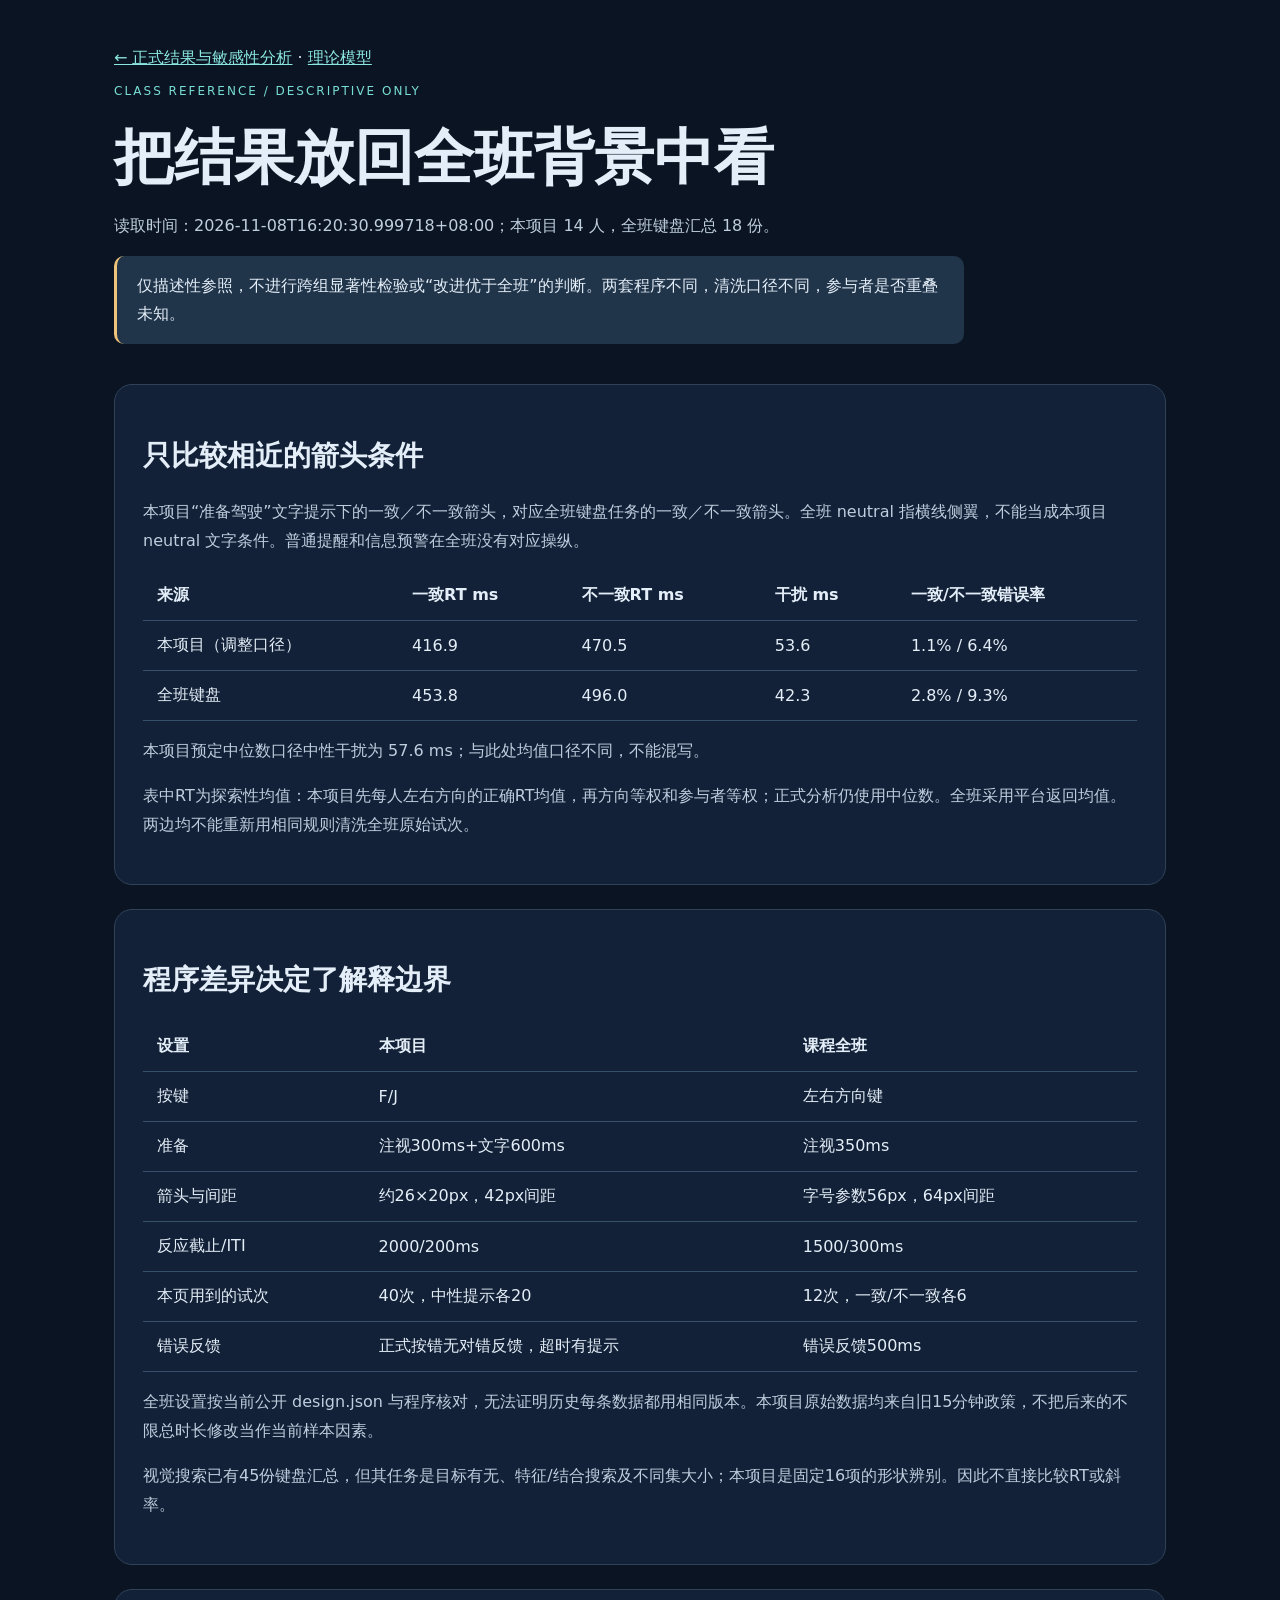
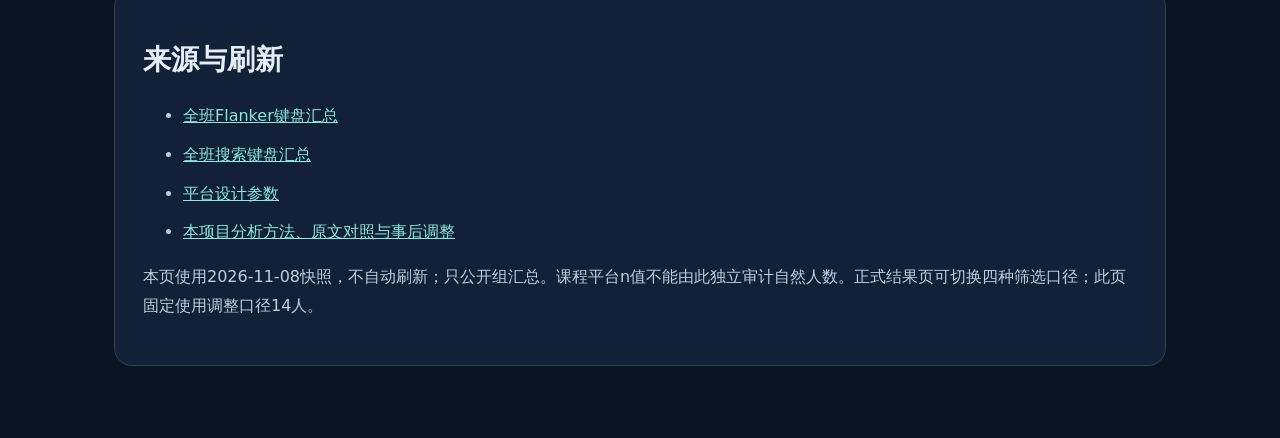
<file: docs/model/comparison.html>
<!doctype html><html lang="zh-CN"><head><meta charset="utf-8"><meta name="viewport" content="width=device-width,initial-scale=1"><title>全班背景参照 · 太空救援</title><link rel="stylesheet" href="model.css"><script src="comparison-data.js" defer></script><script src="comparison.js" defer></script><style>table{width:100%;border-collapse:collapse;min-width:600px}td,th{padding:14px;text-align:left;border-bottom:1px solid #36506a}.scroll{overflow-x:auto}</style></head><body><main><header><a href="../results/">← 正式结果与敏感性分析</a> · <a href="./">理论模型</a><p class="tag">CLASS REFERENCE / DESCRIPTIVE ONLY</p><h1>把结果放回全班背景中看</h1><p id="stamp"></p><aside>仅描述性参照，不进行跨组显著性检验或“改进优于全班”的判断。两套程序不同，清洗口径不同，参与者是否重叠未知。</aside></header><section><h2>只比较相近的箭头条件</h2><p>本项目“准备驾驶”文字提示下的一致／不一致箭头，对应全班键盘任务的一致／不一致箭头。全班 neutral 指横线侧翼，不能当成本项目 neutral 文字条件。普通提醒和信息预警在全班没有对应操纵。</p><div id="comparison" class="scroll"></div><p id="primary"></p><p>表中RT为探索性均值：本项目先每人左右方向的正确RT均值，再方向等权和参与者等权；正式分析仍使用中位数。全班采用平台返回均值。两边均不能重新用相同规则清洗全班原始试次。</p></section><section><h2>程序差异决定了解释边界</h2><div class="scroll"><table><tr><th>设置</th><th>本项目</th><th>课程全班</th></tr><tr><td>按键</td><td>F/J</td><td>左右方向键</td></tr><tr><td>准备</td><td>注视300ms+文字600ms</td><td>注视350ms</td></tr><tr><td>箭头与间距</td><td>约26×20px，42px间距</td><td>字号参数56px，64px间距</td></tr><tr><td>反应截止/ITI</td><td>2000/200ms</td><td>1500/300ms</td></tr><tr><td>本页用到的试次</td><td>40次，中性提示各20</td><td>12次，一致/不一致各6</td></tr><tr><td>错误反馈</td><td>正式按错无对错反馈，超时有提示</td><td>错误反馈500ms</td></tr></table></div><p>全班设置按当前公开 design.json 与程序核对，无法证明历史每条数据都用相同版本。本项目原始数据均来自旧15分钟政策，不把后来的不限总时长修改当作当前样本因素。</p><p>视觉搜索已有45份键盘汇总，但其任务是目标有无、特征/结合搜索及不同集大小；本项目是固定16项的形状辨别。因此不直接比较RT或斜率。</p></section><section><h2>来源与刷新</h2><ul><li><a href="https://attention-lab-production.up.railway.app/api/class/summary?exp=flanker&amp;input=keyboard">全班Flanker键盘汇总</a></li><li><a href="https://attention-lab-production.up.railway.app/api/class/summary?exp=search&amp;input=keyboard">全班搜索键盘汇总</a></li><li><a href="https://attention-lab-production.up.railway.app/data/design.json">平台设计参数</a></li><li><a href="../results/report.md">本项目分析方法、原文对照与事后调整</a></li></ul><p>本页使用2026-11-08快照，不自动刷新；只公开组汇总。课程平台n值不能由此独立审计自然人数。正式结果页可切换四种筛选口径；此页固定使用调整口径14人。</p></section></main></body></html>
</file>
<file: styles.css>
:root {
  --bg: #f4f7fb;
  --panel: #ffffff;
  --ink: #17213a;
  --muted: #637089;
  --line: #d9e1ee;
  --blue: #215fb8;
  --blue-dark: #153d75;
  --green: #287a3a;
  --red: #c92a2a;
  --amber: #d98d17;
  --teal: #16827a;
  --shadow: 0 24px 60px rgba(34, 53, 84, 0.12);
}

* {
  box-sizing: border-box;
}

body {
  margin: 0;
  min-height: 100vh;
  background:
    radial-gradient(circle at 12% 0%, rgba(33, 95, 184, 0.08), transparent 30%),
    linear-gradient(135deg, rgba(22, 130, 122, 0.08), transparent 34%),
    linear-gradient(180deg, #f8fafc 0%, var(--bg) 100%);
  color: var(--ink);
  font-family: -apple-system, BlinkMacSystemFont, "Segoe UI", "Microsoft YaHei", sans-serif;
}

button,
input,
select {
  font: inherit;
}

button {
  cursor: pointer;
}

.app-shell {
  width: min(1180px, calc(100% - 32px));
  margin: 0 auto;
  padding: 32px 0 48px;
}

.page {
  min-height: calc(100vh - 80px);
}

.hero {
  padding: 24px 0 28px;
}

.eyebrow {
  margin: 0 0 10px;
  color: var(--blue);
  font-size: 13px;
  font-weight: 800;
  letter-spacing: 0;
  text-transform: uppercase;
}

h1,
h2,
h3,
p {
  margin-top: 0;
}

h1 {
  max-width: 760px;
  margin-bottom: 14px;
  color: #102e63;
  font-size: clamp(34px, 5vw, 58px);
  line-height: 1.08;
  letter-spacing: 0;
}

h2 {
  margin-bottom: 12px;
  color: #122955;
  font-size: 24px;
}

h3 {
  margin-bottom: 10px;
  color: #172a52;
  font-size: 18px;
}

.lead {
  max-width: 820px;
  margin-bottom: 0;
  color: var(--muted);
  font-size: 18px;
  line-height: 1.75;
}

.score-strip,
.metric-grid {
  display: grid;
  grid-template-columns: repeat(5, minmax(86px, 1fr));
  gap: 10px;
}

.score-strip {
  margin-bottom: 18px;
}

.score-strip div,
.metric-grid div {
  min-height: 74px;
  padding: 14px;
  border: 1px solid var(--line);
  border-radius: 8px;
  background: rgba(255, 255, 255, 0.86);
  box-shadow: 0 8px 26px rgba(30, 54, 90, 0.08);
}

.score-strip span,
.metric-grid span {
  display: block;
  color: var(--blue-dark);
  font-size: 26px;
  font-weight: 850;
  line-height: 1;
}

.score-strip small,
.metric-grid small,
.timer small {
  display: block;
  margin-top: 8px;
  color: var(--muted);
  font-size: 13px;
}

.setup-grid {
  display: grid;
  grid-template-columns: minmax(0, 1fr) 360px;
  gap: 22px;
  align-items: start;
}

.visualization-panel {
  grid-column: 1 / -1;
}

.panel {
  border: 1px solid var(--line);
  border-radius: 8px;
  background: var(--panel);
  box-shadow: var(--shadow);
}

.instruction-panel,
.settings-panel,
.experiment-panel,
.results-panel,
.visualization-panel {
  padding: 22px;
}

.instruction-list {
  display: grid;
  gap: 14px;
}

.instruction-list article {
  display: grid;
  grid-template-columns: 38px minmax(0, 1fr);
  gap: 14px;
  align-items: start;
  padding: 16px;
  border: 1px solid var(--line);
  border-radius: 8px;
  background: #f8fbff;
}

.instruction-list span {
  display: grid;
  width: 38px;
  height: 38px;
  place-items: center;
  border-radius: 50%;
  background: var(--blue);
  color: #ffffff;
  font-weight: 900;
}

.instruction-list p {
  margin: 4px 0 0;
  color: #26334f;
  line-height: 1.7;
}

.quiet {
  color: var(--muted);
  font-size: 14px;
  line-height: 1.65;
}

.control {
  display: grid;
  gap: 8px;
  margin: 18px 0;
  color: #24314c;
  font-weight: 750;
}

.control input[type="range"] {
  width: 100%;
  accent-color: var(--blue);
}

.control select {
  min-height: 42px;
  padding: 0 12px;
  border: 1px solid var(--line);
  border-radius: 8px;
  background: #fbfdff;
  color: var(--ink);
}

.control output {
  justify-self: end;
  color: var(--blue-dark);
  font-weight: 850;
}

.primary-button,
.ghost-button {
  width: 100%;
  min-height: 46px;
  margin-top: 10px;
  border-radius: 8px;
  font-weight: 850;
}

.primary-button {
  border: 0;
  background: var(--blue);
  color: white;
  box-shadow: 0 10px 24px rgba(33, 95, 184, 0.24);
}

.ghost-button {
  border: 1px solid var(--line);
  background: #f8fbff;
  color: var(--blue-dark);
}

.compact-button {
  width: auto;
  min-width: 118px;
  margin-top: 0;
  padding: 0 18px;
}

.legend {
  margin-top: 24px;
  padding-top: 20px;
  border-top: 1px solid var(--line);
}

.legend.compact {
  max-width: 680px;
}

.legend dl {
  display: grid;
  grid-template-columns: 108px minmax(0, 1fr);
  gap: 10px 8px;
  margin: 0;
  color: var(--muted);
  font-size: 14px;
}

.legend dt {
  color: var(--ink);
  font-weight: 850;
  white-space: nowrap;
}

.legend dd {
  margin: 0;
  white-space: nowrap;
}

.stage-header,
.results-heading,
.task-topbar {
  display: flex;
  justify-content: space-between;
  gap: 20px;
  align-items: center;
}

.task-topbar {
  padding: 16px 0 18px;
}

.task-topbar h1 {
  margin-bottom: 0;
  font-size: clamp(32px, 4vw, 46px);
}

.task-stats {
  grid-template-columns: repeat(5, minmax(0, 1fr));
}

.stage-header p {
  margin-bottom: 0;
  color: var(--muted);
}

.timer {
  width: 82px;
  min-width: 82px;
  padding: 13px 10px;
  border: 1px solid var(--line);
  border-radius: 8px;
  background: #f8fbff;
  text-align: center;
}

.timer span {
  display: block;
  color: var(--red);
  font-size: 28px;
  font-weight: 900;
  line-height: 1;
}

#interviewCanvas {
  display: block;
  width: 100%;
  height: auto;
  margin: 0;
  border: 1px solid #cfd9e8;
  border-radius: 8px;
  background: #eaf0f7;
}

.task-workspace {
  display: grid;
  grid-template-columns: minmax(0, 1.35fr) minmax(300px, 0.65fr);
  gap: 20px;
  align-items: stretch;
  margin-top: 18px;
}

.scene-column {
  display: grid;
  gap: 14px;
  align-content: start;
}

.decision-column {
  display: grid;
  gap: 14px;
  align-content: start;
}

.candidate-info {
  min-height: 112px;
  padding: 18px;
  border: 1px solid var(--line);
  border-radius: 8px;
  background:
    linear-gradient(135deg, rgba(33, 95, 184, 0.09), transparent),
    #f8fbff;
}

.candidate-info h3 {
  margin-bottom: 8px;
}

.candidate-info p {
  margin-bottom: 0;
  color: var(--muted);
  line-height: 1.55;
}

.cue-grid {
  display: grid;
  grid-template-columns: 1fr;
  gap: 12px;
}

.cue {
  min-height: 92px;
  padding: 14px;
  border: 1px solid var(--line);
  border-radius: 8px;
  background: #ffffff;
}

.cue strong {
  display: flex;
  justify-content: space-between;
  gap: 10px;
  margin-bottom: 10px;
  color: #1f2e4b;
  font-size: 14px;
}

.cue meter {
  width: 100%;
  height: 12px;
}

.cue p {
  margin: 9px 0 0;
  color: var(--muted);
  font-size: 13px;
  line-height: 1.45;
}

.decision-bar {
  display: grid;
  grid-template-columns: 1fr 1fr;
  gap: 14px;
  margin-top: 2px;
}

.decision {
  min-height: 56px;
  border-radius: 8px;
  border: 0;
  color: white;
  font-size: 19px;
  font-weight: 900;
}

.decision:disabled {
  cursor: not-allowed;
  opacity: 0.45;
}

.decision.reject {
  background: var(--red);
}

.decision.hire {
  background: var(--green);
}

.feedback {
  min-height: 52px;
  margin-top: 0;
  padding: 14px 16px;
  border: 1px solid var(--line);
  border-radius: 8px;
  background: #f8fbff;
  color: #22304d;
  line-height: 1.55;
}

.feedback.good {
  border-color: rgba(40, 122, 58, 0.35);
  background: #f0faf3;
}

.feedback.bad {
  border-color: rgba(201, 42, 42, 0.35);
  background: #fff3f3;
}

.results-panel {
  margin-top: 0;
}

.result-actions {
  display: flex;
  gap: 10px;
  align-items: center;
}

.metric-grid {
  grid-template-columns: repeat(9, minmax(92px, 1fr));
  margin-top: 18px;
}

.summary,
.formula,
.result-visualization,
.leaderboard {
  margin-top: 18px;
  padding: 16px;
  border: 1px solid var(--line);
  border-radius: 8px;
  background: #f8fbff;
}

.summary p,
.formula p {
  margin-bottom: 0;
  color: var(--muted);
  line-height: 1.7;
}

.visualization-head {
  display: grid;
  grid-template-columns: minmax(0, 1fr) 340px;
  gap: 22px;
  align-items: end;
}

.visualization-controls {
  display: grid;
  gap: 12px;
}

.concept-control {
  display: grid;
  gap: 8px;
  padding: 16px;
  border: 1px solid var(--line);
  border-radius: 8px;
  background: #f8fbff;
  color: #24314c;
  font-weight: 800;
}

.concept-control input {
  width: 100%;
}

.distance-control input {
  accent-color: var(--teal);
}

.criterion-control input {
  accent-color: var(--red);
}

.concept-control output {
  justify-self: end;
  font-weight: 900;
}

.distance-control output {
  color: var(--teal);
}

.criterion-control output {
  color: var(--red);
}

#conceptCanvas,
#resultConceptCanvas {
  display: block;
  width: 100%;
  max-height: 520px;
  height: auto;
  margin-top: 18px;
  border: 1px solid #cfd9e8;
  border-radius: 8px;
  background: #ffffff;
}

.result-visualization {
  background: #ffffff;
}

.concept-notes {
  display: flex;
  flex-wrap: wrap;
  gap: 10px;
  margin-top: 12px;
  color: var(--muted);
  font-size: 13px;
}

.concept-notes span {
  padding: 7px 10px;
  border: 1px solid var(--line);
  border-radius: 999px;
  background: #f8fbff;
}

.concept-notes b {
  color: var(--ink);
}

.leaderboard-head {
  display: flex;
  align-items: center;
  justify-content: space-between;
  gap: 16px;
}

.leaderboard-head h3 {
  margin-bottom: 0;
}

.table-wrap {
  overflow-x: auto;
  margin-top: 14px;
}

table {
  width: 100%;
  min-width: 820px;
  border-collapse: collapse;
  background: #ffffff;
}

th,
td {
  padding: 12px 10px;
  border-bottom: 1px solid var(--line);
  text-align: left;
  white-space: nowrap;
}

th {
  color: #102e63;
  font-size: 13px;
}

td {
  color: #2a3650;
  font-size: 14px;
}

tbody tr:first-child td {
  color: var(--blue-dark);
  font-weight: 850;
}

.hidden {
  display: none;
}

@media (max-width: 980px) {
  .hero,
  .setup-grid,
  .task-workspace,
  .visualization-head {
    grid-template-columns: 1fr;
  }

  .score-strip {
    min-width: 0;
  }

  .task-stats {
    grid-template-columns: repeat(3, minmax(0, 1fr));
  }

  .metric-grid {
    grid-template-columns: repeat(3, minmax(0, 1fr));
  }
}

@media (max-width: 680px) {
  .app-shell {
    width: min(100% - 20px, 1180px);
    padding-top: 18px;
  }

  h1 {
    font-size: 34px;
  }

  .score-strip,
  .cue-grid,
  .decision-bar {
    grid-template-columns: 1fr;
  }

  .stage-header,
  .results-heading,
  .task-topbar {
    align-items: stretch;
    flex-direction: column;
  }

  .result-actions {
    align-items: stretch;
    flex-direction: column;
  }

  .compact-button {
    width: 100%;
  }

  .timer {
    width: 100%;
  }

  .metric-grid {
    grid-template-columns: repeat(2, minmax(0, 1fr));
  }
}
</file>
<file: docs/style.css>
:root{font-family:system-ui,-apple-system,"PingFang SC",sans-serif;color:#203a39;background:#f4f3ed;font-synthesis:none}*{box-sizing:border-box}body{margin:0}header,footer{max-width:1080px;margin:auto;padding:25px 32px;display:flex;justify-content:space-between;align-items:center}header{border-bottom:1px solid #d9dfd7}header a{color:inherit;text-decoration:none;font-weight:700;font-size:22px}small,.eyebrow{font-size:11px;letter-spacing:2px;color:#65817b}header small{margin-left:12px}#status,footer{font-size:12px;color:#6a7d76}main{max-width:980px;margin:40px auto;min-height:600px;padding:0 28px}h1{font-size:48px;line-height:1.2;letter-spacing:-2px;margin:16px 0}h2{font-size:30px}p{line-height:1.8;color:#526760}.lead{font-size:18px;max-width:660px}.cards{display:grid;grid-template-columns:1fr 1fr;gap:20px;margin:28px 0}.card,.panel{background:#fffefa;border:1px solid #dce2d8;border-radius:18px;padding:24px}.card b{font-size:22px}.card .number{font-size:12px;color:#889b8d;margin-bottom:20px}.pill{border-radius:24px;background:#e2eadf;display:inline-block;padding:7px 12px;font-size:12px}.row{display:flex;gap:16px;align-items:center;flex-wrap:wrap}label{display:block;font-size:14px;margin:14px 0}input,select{font:inherit;border:1px solid #b8c8bd;border-radius:8px;padding:10px;background:white}input[type=checkbox]{margin-right:8px}button{font:inherit;border:0;border-radius:9px;padding:13px 22px;background:#245c4e;color:white;cursor:pointer;margin:8px 8px 8px 0}button.secondary{background:#e5ebe2;color:#245c4e}button:disabled{opacity:.45;cursor:default}.notice{background:#f2e9ce;color:#68552d;border-radius:8px;padding:12px;line-height:1.6}.error{color:#a02d2d}kbd{display:inline-block;background:white;border:1px solid #b8c8bd;border-bottom:3px solid #b8c8bd;border-radius:6px;padding:5px 12px;color:#203a39}.task{max-width:760px;margin:0 auto;text-align:center}.task h2{font-size:22px;margin:12px}.task canvas{display:block;width:640px;height:480px;margin:12px auto;background:#f0f1ed;border:1px solid #e1e5dc;border-radius:8px}.progress{height:4px;background:#dce4d9;margin:12px 0}.progress div{height:100%;background:#51836c}.mapping{display:flex;justify-content:center;gap:44px}.quiet{font-size:13px;color:#6b7c73}pre{white-space:pre-wrap;overflow-wrap:anywhere;font-size:12px}.upload{border-top:1px solid #dce2d8;padding:14px 0}footer{border-top:1px solid #d9dfd7}@media(max-width:760px){h1{font-size:36px}.cards{grid-template-columns:1fr}header small{display:none}main{padding:0 18px;margin-top:24px}.task canvas{margin-left:0}footer span{display:none}}
.task canvas{box-sizing:content-box}

.rest-screen{position:fixed;inset:0;z-index:10;display:flex;align-items:center;justify-content:center;background:#f4f3ed;padding:24px}.rest-panel{text-align:center;width:min(560px,100%);padding:40px}.rest-count{font-size:72px;font-weight:600;line-height:1.3;min-height:100px;margin:24px 0;color:#245c4e;font-variant-numeric:tabular-nums}

.rest-panel{max-height:calc(100vh - 48px);overflow-y:auto}.start-panel{width:min(720px,100%);padding:24px 32px}.start-panel h2{margin:10px 0}.start-panel p{margin:10px 0}.start-panel .rest-count{font-size:48px;min-height:64px;margin:12px 0}

.instruction-body{text-align:left;font-size:17px;line-height:1.65;color:#203a39}.instruction-goal{font-size:23px;font-weight:700;color:#203a39;text-align:center}.instruction-steps{padding-left:26px;margin:14px 0}.instruction-steps li{margin:9px 0}.instruction-note{background:#edf2e8;border-radius:12px;padding:14px 18px;font-size:16px;line-height:1.75}.key-guide{display:flex;justify-content:center;gap:48px;margin:18px 0;font-size:23px;font-weight:650}.key-guide kbd{font-size:25px;margin-right:6px}.target-examples{display:flex;justify-content:center;gap:60px;margin:18px 0}.target-examples span{display:flex;align-items:center;gap:14px;font-weight:650}.example-circle{display:inline-block;width:30px;height:30px;background:#C43C39;border-radius:50%}.example-triangle{display:inline-block;width:0;height:0;border-left:18px solid transparent;border-right:18px solid transparent;border-bottom:32px solid #C43C39}.flanker-example{text-align:center;font:32px monospace;letter-spacing:5px;margin:16px 0}.flanker-example span{color:#85948c}.flanker-example strong{color:#203a39;text-decoration:underline;text-underline-offset:8px}.example-caption{text-align:center;font-size:15px}.cue-glossary{display:grid;grid-template-columns:100px 1fr;gap:6px 16px;margin:10px 0 0}.cue-glossary dt{font-weight:650}.cue-glossary dd{margin:0}.start-panel .practice-note{font-size:15px;color:#526760}.start-panel #resthint{font-size:17px;font-weight:650;color:#245c4e}.start-panel{width:min(800px,100%)}
/* Space shell: decorative elements stay outside the fixed experimental canvas. */
:root{color:#e6eef5;background:#0a1220;--accent:#73dfd6}body{background:radial-gradient(ellipse at 80% 0%,#1a3150 0,transparent 55%),#0a1220}body[data-ship=gold]{--accent:#ffd27b}body[data-ship=violet]{--accent:#c5acff}header,footer{border-color:#2a3a4d}header a{color:#eff6fc}header small,.eyebrow{color:var(--accent)}#status,footer,.quiet{color:#acbdd0}h1{font-size:58px;letter-spacing:-2px}h1 em{font-style:normal;font-weight:400;font-size:.7em;color:var(--accent)}p,.lead{color:#bacbdc}.space-hero{display:grid;grid-template-columns:1.5fr 1fr;align-items:center;gap:30px}.ship-art{width:100%;max-width:300px;color:var(--accent);filter:drop-shadow(0 10px 25px #0008)}.card,.panel{background:#111e30;border-color:#30445b;box-shadow:0 12px 30px #0002}.card .number{color:var(--accent)}.pill{background:#223849;color:#bcebe4}.cards .card{border-top:2px solid var(--accent)}input,select{background:#0b1627;color:#edf5fa;border-color:#456078}button{background:var(--accent);color:#0c2330;font-weight:650}button.secondary{background:#25364a;color:#d6e5f3}kbd{background:#f0f5f8;color:#15293a;border-color:#a8bbce}.rest-screen{background:radial-gradient(ellipse at 50% 0,#1c3452,transparent 65%),#0a1220}.rest-count,.start-panel #resthint{color:var(--accent)}.instruction-body,.instruction-goal{color:#edf5fc}.instruction-note{background:#203249;color:#d6e5f3}.instruction-steps strong{color:var(--accent)}.start-panel .practice-note,.example-caption{color:#b4c9da}.flanker-example span{color:#94a9c0}.flanker-example strong{color:#fff}.progress{background:#24384c}.progress div{background:var(--accent)}.mission-hud{display:flex;justify-content:space-between;font-size:14px;color:#bdd3e5;background:#142438;border:1px solid #31475e;border-radius:8px;padding:10px 16px}.task canvas{background:#f0f1ed;border-color:#456078;box-shadow:0 0 0 6px #102133}.mapping{color:#eaf4fb}.mission-summary{display:flex;align-items:center;gap:28px;margin:24px 0;padding:25px;border:1px solid #38556c;border-radius:18px;background:#10263b}.mission-summary .ship-art{max-width:170px}.upload{border-color:#30445b}.error{color:#ffaaaa}.key-guide{color:#f1f6fb}@media(max-width:760px){.space-hero{grid-template-columns:1fr}.space-hero .ship-art{display:none}h1{font-size:42px}.mission-summary{flex-direction:column}.key-guide{gap:24px;font-size:18px}}

/* End-of-session report, isolated from stimulus layout. */
.personal-report article{padding:18px 0;border-bottom:1px solid #36506a}.personal-report h3{font-size:21px}.personal-report summary{cursor:pointer;padding:12px 0}.report-scroll{overflow-x:auto}.personal-report table{width:100%;min-width:460px;border-collapse:collapse}.personal-report th,.personal-report td{text-align:left;padding:12px;border-bottom:1px solid #36506a}

.learning-panel h3{margin-top:32px}.learning-controls{display:grid;grid-template-columns:minmax(180px,1fr) minmax(160px,1fr);gap:14px 24px;align-items:center;margin:24px 0}.learning-controls label{display:flex;justify-content:space-between;gap:10px}.learning-controls input{width:100%;accent-color:#78ded4}.learning-controls output{color:#efc47a}.learning-row{padding:14px 0;border-bottom:1px solid #36506a}.learning-bar-line{display:grid;grid-template-columns:80px 1fr 100px;gap:10px;align-items:center;margin-top:10px;font-size:14px}.learning-track{height:18px;background:#20344a}.learning-track i{display:block;height:100%}.learning-actual{background:#78ded4}.learning-predicted{background:#efc47a}.learning-panel table{border-collapse:collapse;width:100%;min-width:460px}.learning-panel th,.learning-panel td{padding:12px;text-align:left;border-bottom:1px solid #36506a}.learning-panel caption{text-align:left;margin-top:24px}.learning-panel summary{cursor:pointer;padding:18px 0}@media(max-width:650px){.learning-controls{grid-template-columns:1fr}.learning-bar-line{grid-template-columns:65px 1fr 85px;font-size:12px}}

/* Keep post-session literature and learning links readable on the dark panels. */
.panel a{color:#80ddd4;text-underline-offset:.18em}.panel a:visited{color:#b8d8ed}.panel a:focus-visible{outline:2px solid #f3c97b;outline-offset:4px}
</file>
<file: docs/model/model.css>
:root{font-family:system-ui,-apple-system,"PingFang SC",sans-serif;color:#e4eef8;background:#0b1423}*{box-sizing:border-box}body{margin:0}main{max-width:1100px;margin:auto;padding:48px 24px}header{max-width:850px;margin-bottom:40px}h1{font-size:clamp(36px,6vw,60px);line-height:1.15;margin:20px 0}h2{font-size:28px}.tag{font-size:12px;letter-spacing:2px;color:#78ded4}p,li{line-height:1.8;color:#bfcede}li{margin:10px 0}a{color:#8be8e0}section{margin:24px 0;background:#122137;border:1px solid #314258;border-radius:18px;padding:28px}aside,.equation{padding:16px 20px;border-radius:10px;background:#20344a;line-height:1.75}aside{border-left:3px solid #efc47a}.grid{display:grid;grid-template-columns:1fr 1.5fr;gap:32px;margin:30px 0}.controls label{display:flex;justify-content:space-between;gap:12px;font-size:16px;margin-top:18px}.controls input{width:100%;accent-color:#79ded5;margin:12px 0;height:24px}output{color:#88eadf;font-variant-numeric:tabular-nums}.small{font-size:14px}.result{background:#20384b;padding:18px;border-radius:10px;line-height:1.8;min-height:125px}svg{width:100%;display:block}button{background:#79ded5;color:#112330;border:0;border-radius:8px;padding:12px 18px;font-size:15px;cursor:pointer;margin:18px 12px 0 0}button:focus-visible,input:focus-visible{outline:3px solid #f4c975;outline-offset:4px}.equation p{margin:8px 0}.equation{font-variant-numeric:tabular-nums}footer{color:#8cabc2;padding:30px 0;line-height:1.8}@media(max-width:760px){.grid{grid-template-columns:1fr}section{padding:20px}main{padding:24px 14px}}
</file>
